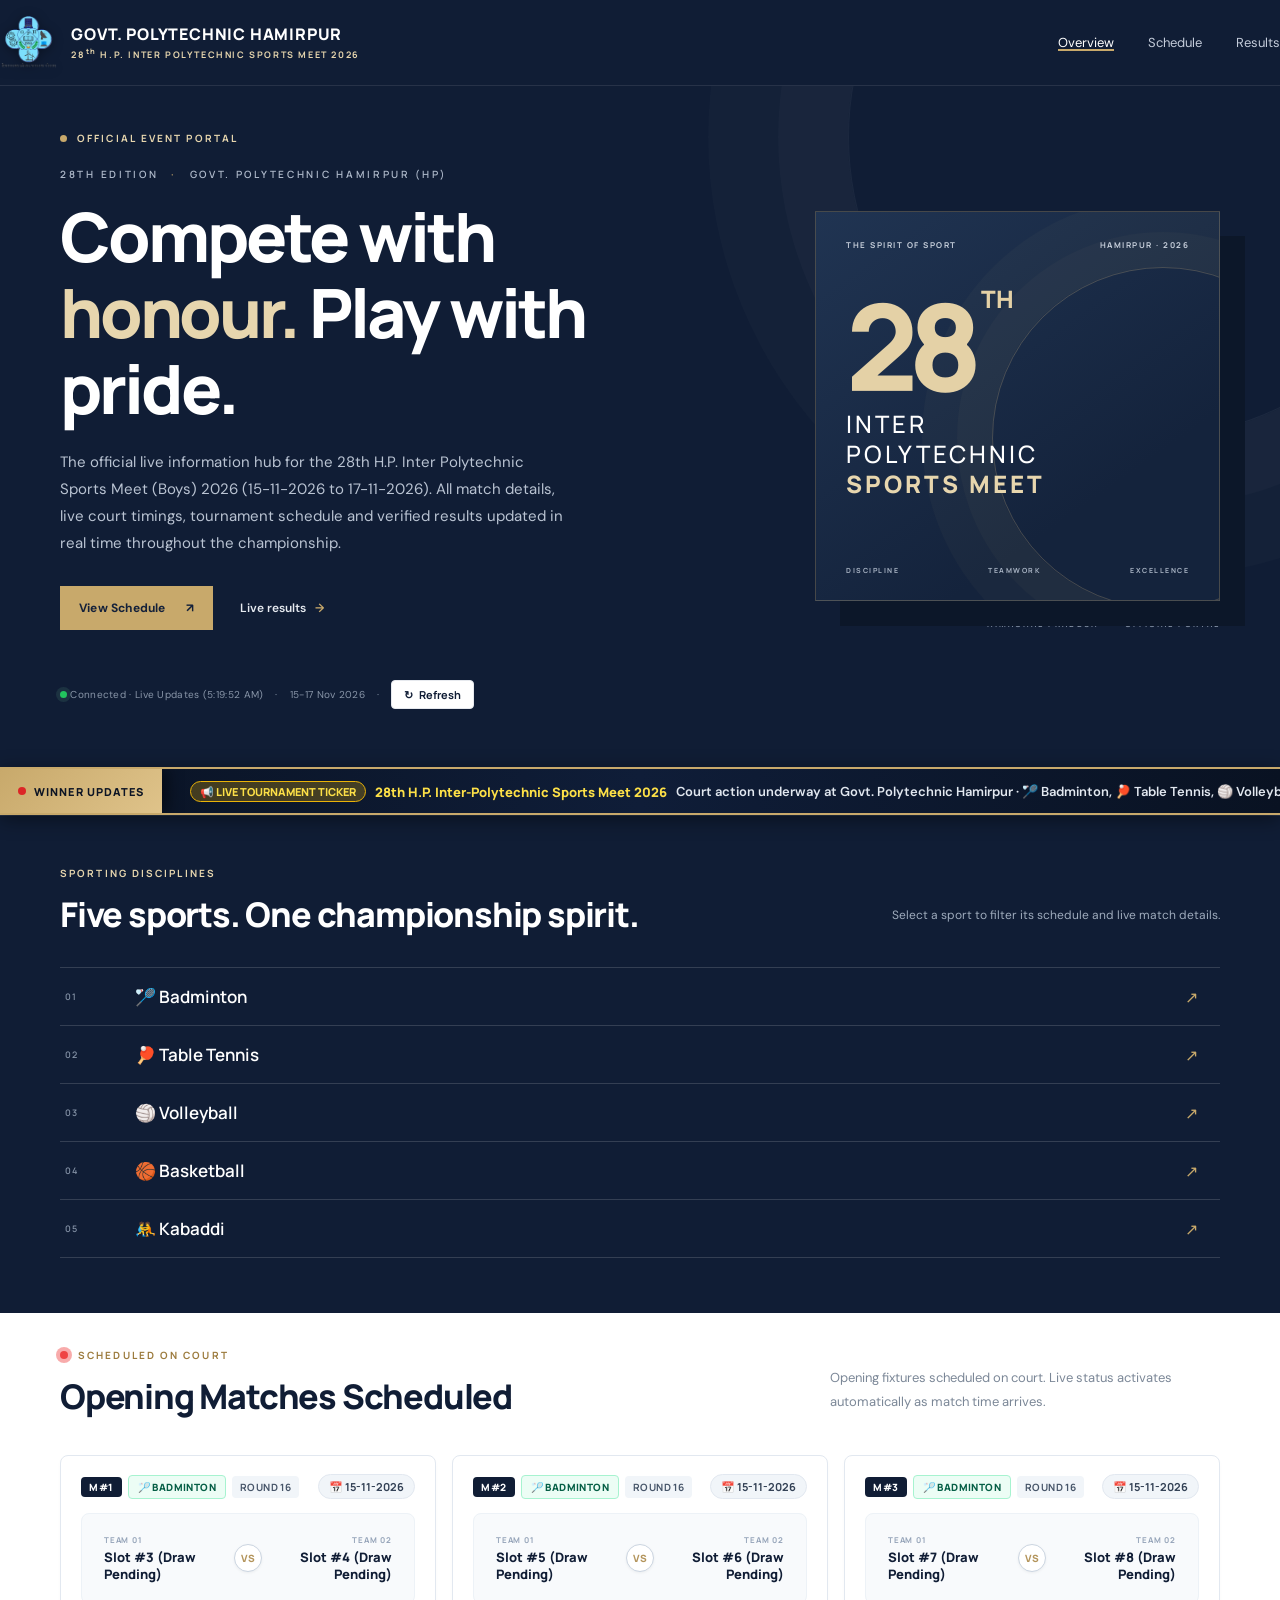
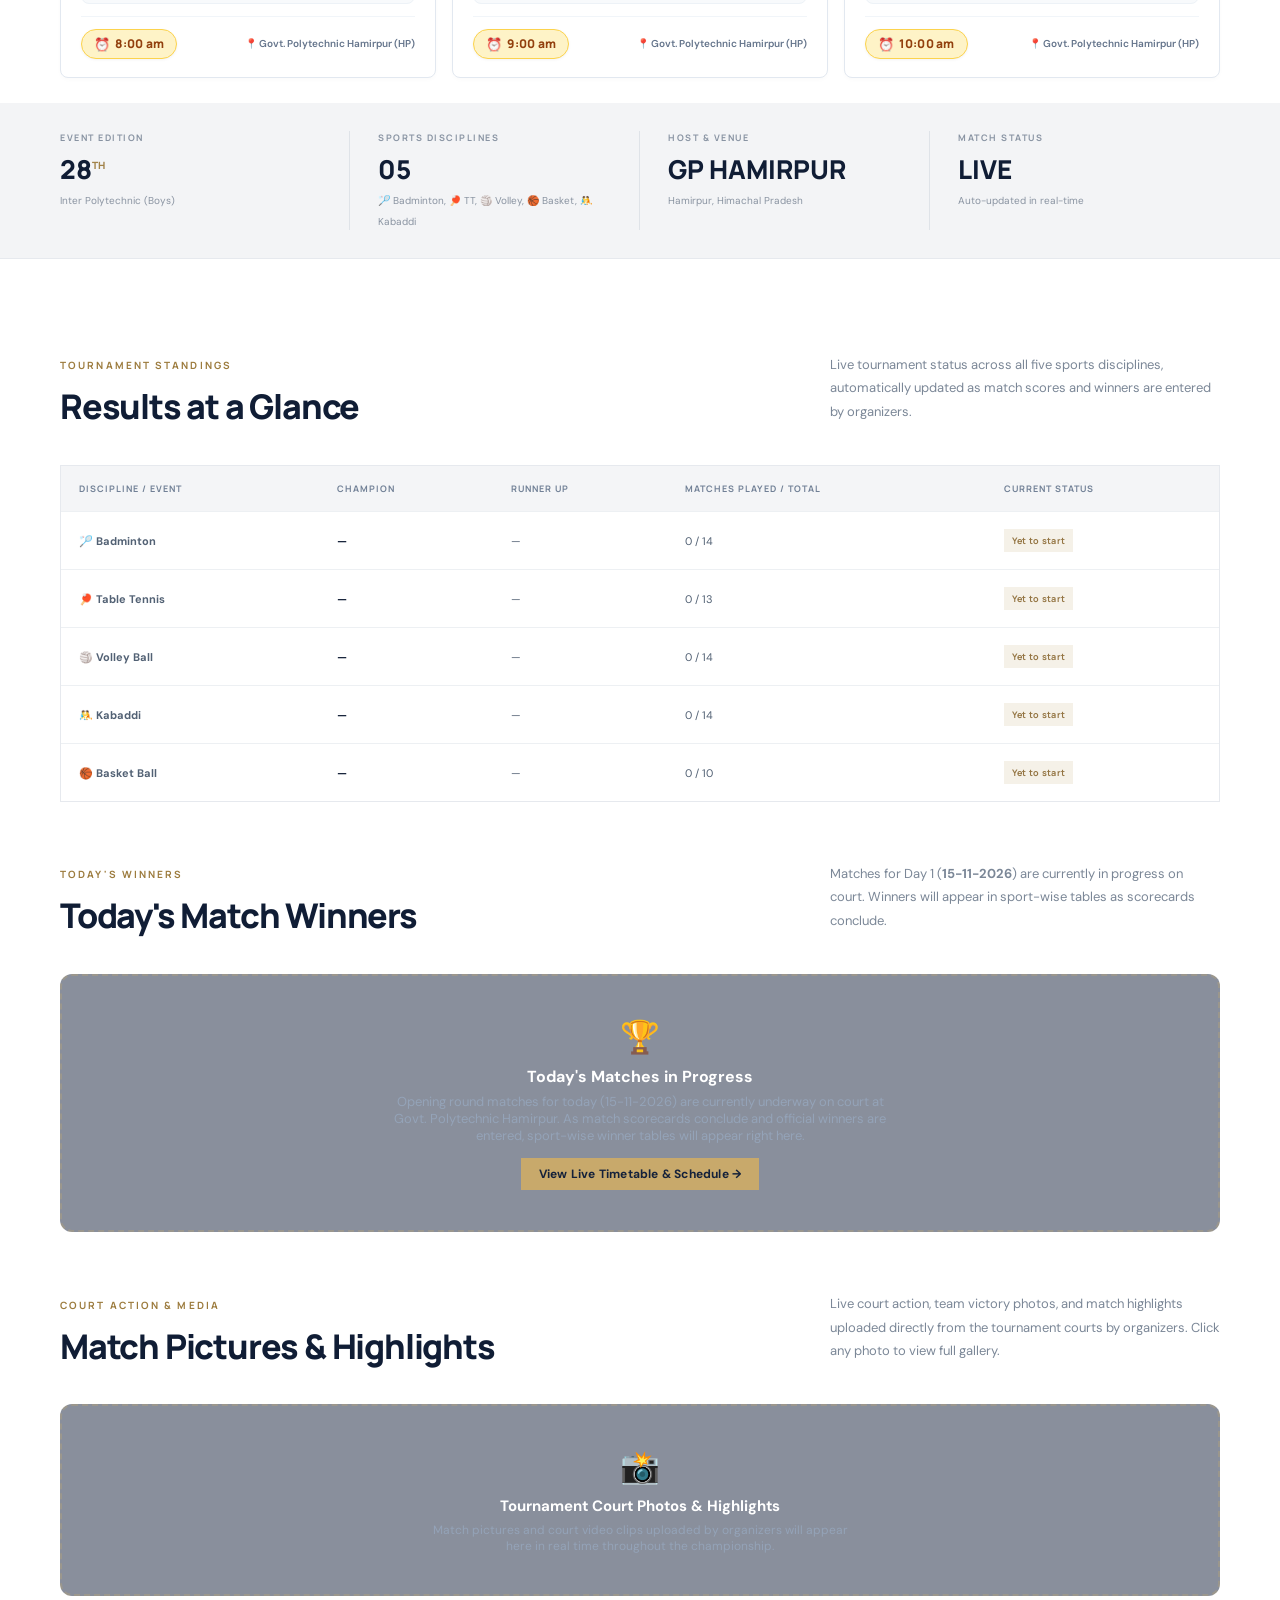
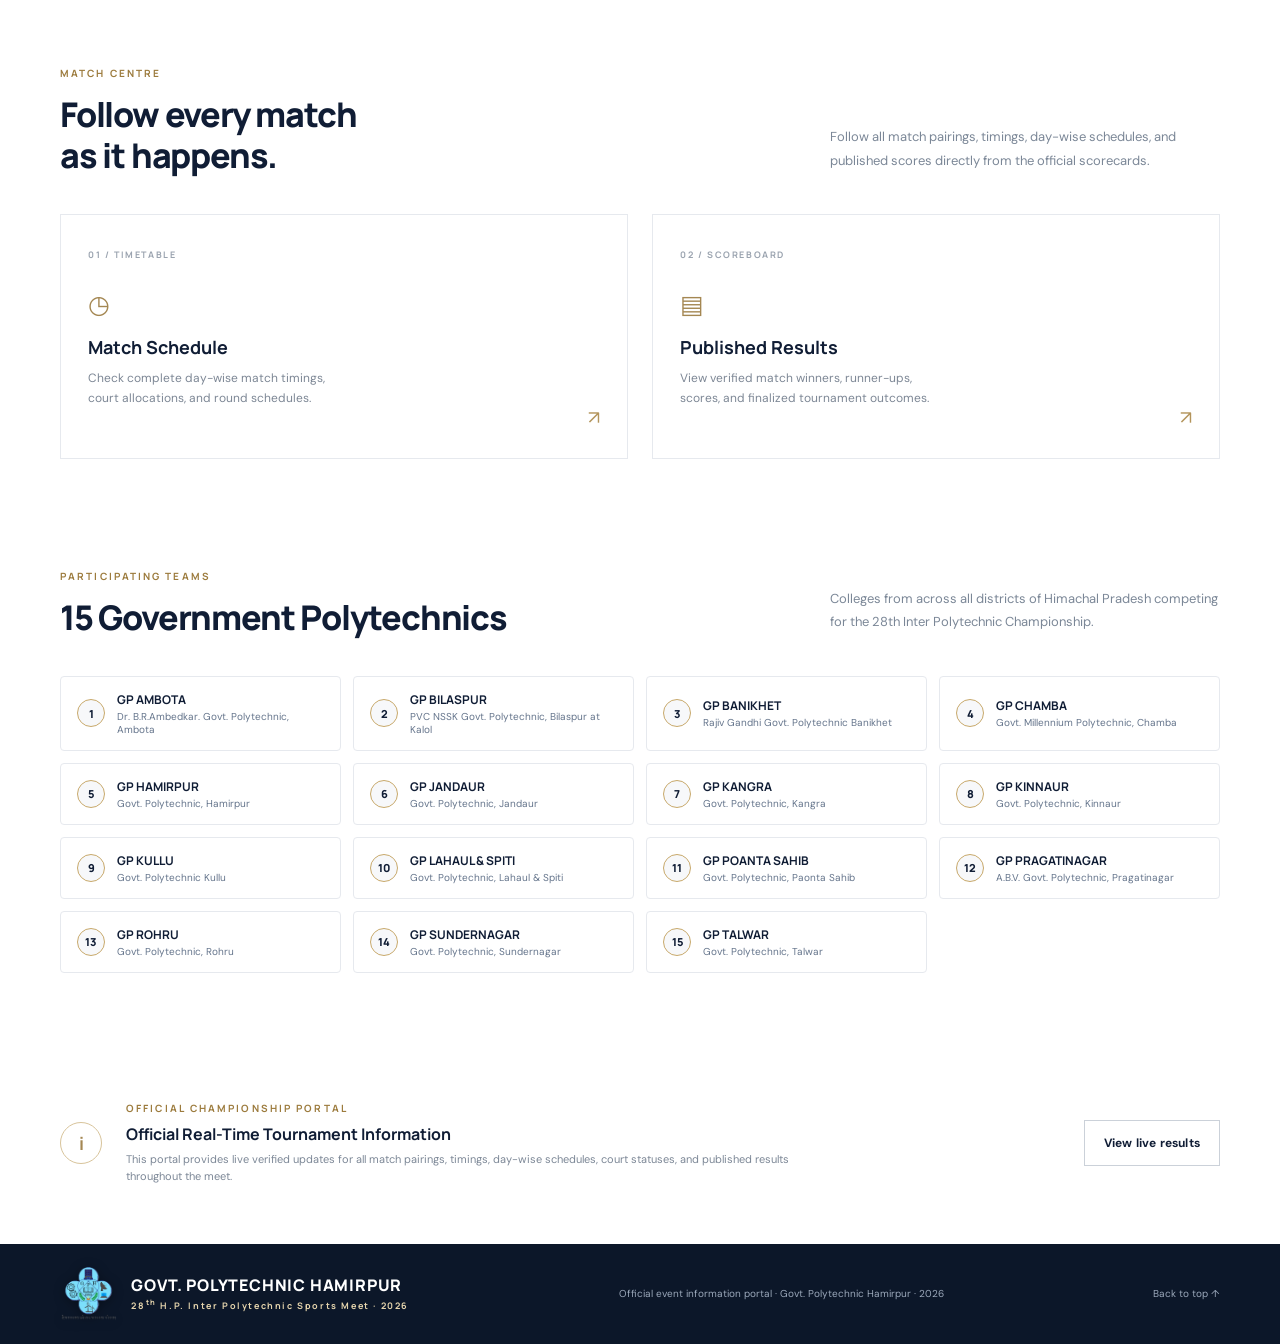
<file: index.html>
<!doctype html>
<html lang="en">

<head>
  <meta charset="utf-8">
  <meta name="viewport" content="width=device-width,initial-scale=1">
  <meta name="theme-color" content="#101d35">
  <meta name="description"
    content="Official live match details, fixtures, schedule and results for the 28th H.P. Inter Polytechnic Sports Meet (Boys) 2026.">
  <title>28th H.P. Inter Polytechnic Sports Meet 2026 | Govt. Polytechnic Hamirpur</title>
  <link rel="icon" type="image/png" href="LOGO1.png">
  <link rel="preconnect" href="https://fonts.googleapis.com">
  <link rel="preconnect" href="https://fonts.gstatic.com" crossorigin>
  <link
    href="https://fonts.googleapis.com/css2?family=DM+Sans:wght@400;500;600;700&family=Manrope:wght@400;500;600;700;800&display=swap"
    rel="stylesheet">
  <meta http-equiv="Cache-Control" content="no-cache, no-store, must-revalidate">
  <meta http-equiv="Pragma" content="no-cache">
  <meta http-equiv="Expires" content="0">
  <link rel="stylesheet" href="assets/css/style.css?v=20261115_livefix">
</head>

<body>
  <header class="site-header">
    <div class="container nav-wrap">
      <a class="brand" href="index.html">
        <img class="brand-logo" src="LOGO1.png" alt="Govt. Polytechnic Hamirpur Logo">
        <div class="brand-text">
          <span class="college-title">GOVT. POLYTECHNIC HAMIRPUR</span>
          <span class="event-subtitle">28<sup>th</sup> H.P. INTER POLYTECHNIC SPORTS MEET 2026</span>
        </div>
      </a>
      <button class="menu-toggle" aria-label="Toggle navigation" aria-expanded="false">☰</button>
      <nav class="nav-links">
        <a class="active" href="index.html">Overview</a>
        <a href="schedule.html">Schedule</a>
        <a href="results.html">Results</a>
      </nav>
    </div>
  </header>

  <main>
    <!-- Hero Section -->
    <section class="hero">
      <div class="container hero-grid">
        <div class="hero-copy">
          <div class="eyebrow"><span class="eyebrow-dot"></span> OFFICIAL EVENT PORTAL</div>
          <p class="edition">28TH EDITION <span>·</span> GOVT. POLYTECHNIC HAMIRPUR (HP)</p>
          <h1>Compete with<br><em>honour.</em> Play with pride.</h1>
          <p class="hero-text">The official live information hub for the 28th H.P. Inter Polytechnic Sports Meet (Boys)
            2026 (15-11-2026 to 17-11-2026). All match details, live court timings, tournament schedule and verified
            results updated in real time throughout the championship.</p>
          <div class="hero-actions">
            <a class="btn btn-gold" href="schedule.html">View Schedule <span>↗</span></a>
            <a class="text-link" href="results.html">Live results <span>→</span></a>
          </div>
          <div class="hero-meta">
            <span id="update-status"><i class="live-dot"></i> Official Live Match Centre</span>
            <span>·</span>
            <span>15-17 Nov 2026</span>
            <span>·</span>
            <button id="btn-refresh" class="refresh-btn" type="button" title="Refresh live match data">
              <span class="spin-icon">↻</span> Refresh
            </button>
          </div>
        </div>
        <div class="hero-visual">
          <div class="visual-frame">
            <div class="visual-top">
              <span>THE SPIRIT OF SPORT</span>
              <span>HAMIRPUR · 2026</span>
            </div>
            <div class="visual-number">28<span>TH</span></div>
            <div class="visual-title">INTER<br>POLYTECHNIC<br><b>SPORTS MEET</b></div>
            <div class="visual-bottom">
              <span>DISCIPLINE</span>
              <span>TEAMWORK</span>
              <span>EXCELLENCE</span>
            </div>
          </div>
          <div class="visual-caption">HIMACHAL PRADESH <span>—</span> OFFICIAL PORTAL</div>
        </div>
      </div>
    </section>

    <!-- Real-Time Moving Marquee Ticker: Winner Updates & Match Announcements -->
    <div class="winner-marquee-ticker" id="winner-marquee-ticker" aria-label="Live Winner Announcements">
      <div class="marquee-label">
        <span class="marquee-pulse-dot"></span>
        <span class="marquee-tag-text">WINNER UPDATES</span>
      </div>
      <div class="marquee-track-wrap">
        <div class="marquee-content" id="winner-marquee-content">
          <!-- Populated dynamically by app.js with live winner updates -->
        </div>
      </div>
    </div>

    <!-- Sporting Disciplines Band (Shifted right below the Hero Section) -->
    <section class="sports-band sports-band-top">
      <div class="container">
        <div class="band-heading">
          <div>
            <p class="eyebrow">SPORTING DISCIPLINES</p>
            <h2>Five sports. One championship spirit.</h2>
          </div>
          <p>Select a sport to filter its schedule and live match details.</p>
        </div>
        <div class="sports-list">
          <a href="schedule.html?sport=Badminton"><span>01</span>🏸 Badminton <b>↗</b></a>
          <a href="schedule.html?sport=Table%20Tennis"><span>02</span>🏓 Table Tennis <b>↗</b></a>
          <a href="schedule.html?sport=Volleyball"><span>03</span>🏐 Volleyball <b>↗</b></a>
          <a href="schedule.html?sport=Basketball"><span>04</span>🏀 Basketball <b>↗</b></a>
          <a href="schedule.html?sport=Kabaddi"><span>05</span>🤼 Kabaddi <b>↗</b></a>
        </div>
      </div>
    </section>

    <!-- Live Match Centre Section in Overview -->
    <section class="section container" id="live-matches-section" style="padding-top: 35px; padding-bottom: 25px;">
      <div class="section-heading">
        <div>
          <p class="eyebrow dark" id="live-section-eyebrow"><span class="pulse-dot"></span> LIVE MATCH CENTRE</p>
          <h2 id="live-section-title">Matches on Court</h2>
        </div>
        <p class="section-intro" id="live-section-desc">Active matches happening live on court according to the official
          tournament schedule. Live cards show in real time.</p>
      </div>
      <div class="interactive-cards-grid" id="live-matches-grid">
        <!-- Injected automatically by live match engine in app.js -->
      </div>
    </section>

    <!-- Quick Info Strip -->
    <section class="quick-strip">
      <div class="container quick-grid">
        <div>
          <span class="quick-label">EVENT EDITION</span>
          <strong>28<sup>TH</sup></strong>
          <small>Inter Polytechnic (Boys)</small>
        </div>
        <div>
          <span class="quick-label">SPORTS DISCIPLINES</span>
          <strong>05</strong>
          <small>🏸 Badminton, 🏓 TT, 🏐 Volley, 🏀 Basket, 🤼 Kabaddi</small>
        </div>
        <div>
          <span class="quick-label">HOST & VENUE</span>
          <strong>GP HAMIRPUR</strong>
          <small>Hamirpur, Himachal Pradesh</small>
        </div>
        <div>
          <span class="quick-label">MATCH STATUS</span>
          <strong>LIVE</strong>
          <small>Auto-updated in real-time</small>
        </div>
      </div>
    </section>

    <!-- Live Tournament Standings / Champions Section -->
    <section class="section container" style="padding-bottom: 50px;">
      <div class="section-heading">
        <div>
          <p class="eyebrow dark">TOURNAMENT STANDINGS</p>
          <h2>Results at a Glance</h2>
        </div>
        <p class="section-intro">Live tournament status across all five sports disciplines, automatically updated as
          match scores and winners are entered by organizers.</p>
      </div>

      <div class="table-wrap">
        <table>
          <thead>
            <tr>
              <th>DISCIPLINE / EVENT</th>
              <th>CHAMPION</th>
              <th>RUNNER UP</th>
              <th>MATCHES PLAYED / TOTAL</th>
              <th>CURRENT STATUS</th>
            </tr>
          </thead>
          <tbody id="champions-body">
            <!-- Populated dynamically by app.js -->
          </tbody>
        </table>
      </div>
    </section>

    <!-- Today's Match Winners Section (Sport-Wise Tables) -->
    <section class="section container" id="today-winners-section" style="padding-top: 10px; padding-bottom: 50px;">
      <div class="section-heading">
        <div>
          <p class="eyebrow dark">TODAY'S WINNERS</p>
          <h2 id="today-winners-title">Match Winners of the Day</h2>
        </div>
        <p class="section-intro" id="today-winners-desc">Official match winners and published results across all sporting disciplines for today grouped sport-wise. <a class="text-link" href="results.html" style="color:var(--navy);font-weight:700;display:inline-block;margin-left:6px">View full tournament results <span>→</span></a></p>
      </div>
      <div id="today-winners-tables-wrap">
        <!-- Populated dynamically by app.js with sport-wise tables -->
      </div>
    </section>

    <!-- Match Pictures & Court Highlights Section -->
    <section class="section container" id="match-highlights-section" style="padding-top: 10px; padding-bottom: 50px;">
      <div class="section-heading">
        <div>
          <p class="eyebrow dark">COURT ACTION & MEDIA</p>
          <h2>Match Pictures & Highlights</h2>
        </div>
        <p class="section-intro">Live court action, team victory photos, and match highlights uploaded directly from the tournament courts by organizers. Click any photo to view full gallery.</p>
      </div>
      <div class="highlights-media-grid" id="public-highlights-grid">
        <!-- Populated dynamically by app.js from match media -->
      </div>
    </section>

    <!-- Navigation feature cards -->
    <section class="section container" style="padding-top: 20px;">
      <div class="section-heading">
        <div>
          <p class="eyebrow dark">MATCH CENTRE</p>
          <h2>Follow every match<br>as it happens.</h2>
        </div>
        <p class="section-intro">Follow all match pairings, timings, day-wise schedules, and published scores directly
          from the official scorecards.</p>
      </div>
      <div class="feature-grid">
        <a class="feature-card" href="schedule.html">
          <span class="feature-index">01 / TIMETABLE</span>
          <div class="feature-icon">◷</div>
          <h3>Match Schedule</h3>
          <p>Check complete day-wise match timings, court allocations, and round schedules.</p>
          <span class="feature-arrow">↗</span>
        </a>
        <a class="feature-card" href="results.html">
          <span class="feature-index">02 / SCOREBOARD</span>
          <div class="feature-icon">▤</div>
          <h3>Published Results</h3>
          <p>View verified match winners, runner-ups, scores, and finalized tournament outcomes.</p>
          <span class="feature-arrow">↗</span>
        </a>
      </div>
    </section>

    <!-- Participating Institutes -->
    <section class="section container" style="padding-top: 10px; padding-bottom: 70px;">
      <div class="section-heading">
        <div>
          <p class="eyebrow dark">PARTICIPATING TEAMS</p>
          <h2>15 Government Polytechnics</h2>
        </div>
        <p class="section-intro">Colleges from across all districts of Himachal Pradesh competing for the 28th Inter
          Polytechnic Championship.</p>
      </div>
      <div class="institutes-grid" id="institutes-grid">
        <!-- Populated dynamically by app.js -->
      </div>
    </section>

    <!-- Notice Section -->
    <section class="notice-section container">
      <div class="notice-mark">i</div>
      <div>
        <p class="eyebrow dark">OFFICIAL CHAMPIONSHIP PORTAL</p>
        <h3>Official Real-Time Tournament Information</h3>
        <p>This portal provides live verified updates for all match pairings, timings, day-wise schedules, court
          statuses, and published results throughout the meet.</p>
      </div>
      <a class="btn btn-outline" href="results.html">View live results</a>
    </section>
  </main>

  <footer class="site-footer">
    <div class="container footer-inner">
      <a class="brand footer-brand" href="index.html">
        <img class="brand-logo" src="LOGO1.png" alt="Govt. Polytechnic Hamirpur Logo">
        <div class="brand-text">
          <span class="college-title">GOVT. POLYTECHNIC HAMIRPUR</span>
          <span class="event-subtitle">28<sup>th</sup> H.P. Inter Polytechnic Sports Meet · 2026</span>
        </div>
      </a>
      <p>Official event information portal · Govt. Polytechnic Hamirpur · 2026</p>
      <span class="footer-top"><a href="#">Back to top ↑</a></span>
    </div>
  </footer>

  <script src="assets/js/admin-db.js?v=20261115_livefix"></script>
  <script src="assets/js/sheets.js?v=20261115_livefix"></script>
  <script src="assets/js/app.js?v=20261115_livefix"></script>
</body>

</html>
</file>
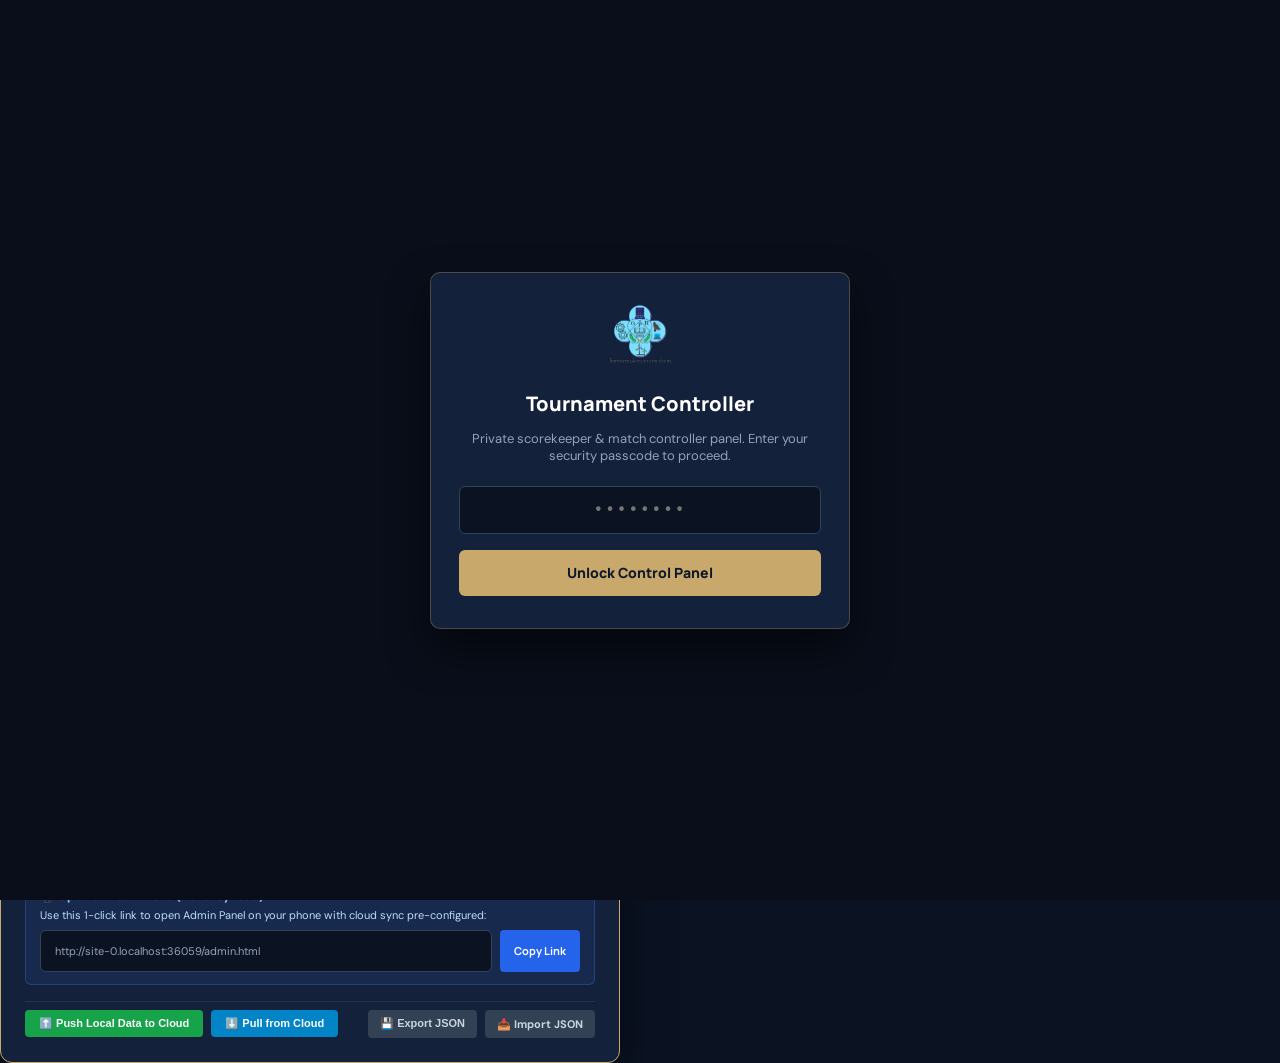
<file: admin.html>
<!doctype html>
<html lang="en">
<head>
  <meta charset="utf-8">
  <meta name="viewport" content="width=device-width,initial-scale=1">
  <meta name="robots" content="noindex,nofollow">
  <title>Admin Match Controller | 28th H.P. Inter Polytechnic Sports Meet 2026</title>
  <link rel="icon" type="image/png" href="LOGO1.png">
  <link rel="preconnect" href="https://fonts.googleapis.com">
  <link rel="preconnect" href="https://fonts.gstatic.com" crossorigin>
  <link href="https://fonts.googleapis.com/css2?family=DM+Sans:wght@400;500;600;700&family=Manrope:wght@400;600;700;800&display=swap" rel="stylesheet">
  <link rel="stylesheet" href="assets/css/style.css">
  <style>
    /* Admin Specific Styling */
    body.admin-body {
      background: #0b1323;
      color: #e2e8f0;
      min-height: 100vh;
      font-family: 'DM Sans', sans-serif;
    }
    .admin-header {
      background: #101d35;
      border-bottom: 1px solid rgba(255,255,255,0.1);
      padding: 16px 0;
      position: sticky;
      top: 0;
      z-index: 100;
    }
    .admin-nav-wrap {
      display: flex;
      align-items: center;
      justify-content: space-between;
      gap: 16px;
      flex-wrap: wrap;
    }
    .admin-brand {
      display: flex;
      align-items: center;
      gap: 12px;
      color: #fff;
    }
    .admin-brand img {
      height: 44px;
      width: auto;
    }
    .admin-brand h1 {
      font: 800 16px Manrope, sans-serif;
      margin: 0;
      letter-spacing: .5px;
      color: #fff;
    }
    .admin-brand small {
      color: var(--gold-light);
      font-size: 11px;
      font-weight: 600;
      display: block;
    }
    .admin-quick-stats {
      display: flex;
      align-items: center;
      gap: 12px;
    }
    .admin-stat-pill {
      background: rgba(255,255,255,0.06);
      border: 1px solid rgba(255,255,255,0.12);
      border-radius: 20px;
      padding: 5px 12px;
      font: 700 11px Manrope, sans-serif;
      display: inline-flex;
      align-items: center;
      gap: 6px;
    }
    .admin-stat-pill.live {
      background: rgba(239, 68, 68, 0.15);
      border-color: #ef4444;
      color: #fca5a5;
    }
    .admin-stat-pill.delayed {
      background: rgba(234, 179, 8, 0.15);
      border-color: #eab308;
      color: #fde047;
    }
    .admin-stat-pill.completed {
      background: rgba(34, 197, 94, 0.15);
      border-color: #22c55e;
      color: #86efac;
    }
    .admin-auth-gate {
      position: fixed;
      inset: 0;
      background: #090e1a;
      z-index: 1000;
      display: grid;
      place-items: center;
      padding: 20px;
    }
    .admin-auth-box {
      width: min(100%, 420px);
      background: #14213a;
      border: 1px solid rgba(200, 169, 107, 0.3);
      border-radius: 10px;
      padding: 32px 28px;
      box-shadow: 0 20px 40px rgba(0,0,0,0.5);
      text-align: center;
    }
    .admin-auth-box h2 {
      font: 800 20px Manrope, sans-serif;
      color: #fff;
      margin: 12px 0 6px;
    }
    .admin-auth-box p {
      color: #94a3b8;
      font-size: 13px;
      margin-bottom: 22px;
    }
    .admin-auth-box input {
      width: 100%;
      height: 48px;
      background: #0b1323;
      border: 1.5px solid #334155;
      border-radius: 6px;
      padding: 0 16px;
      color: #fff;
      font: 700 16px monospace;
      letter-spacing: 2px;
      text-align: center;
      outline: none;
      margin-bottom: 16px;
    }
    .admin-auth-box input:focus {
      border-color: var(--gold);
    }
    .admin-auth-box button {
      width: 100%;
      height: 46px;
      background: var(--gold);
      color: #0f172a;
      font: 800 14px Manrope, sans-serif;
      border: none;
      border-radius: 6px;
      cursor: pointer;
      transition: all .2s;
    }
    .admin-auth-box button:hover {
      background: #e4d1a6;
    }

    /* Admin Container & Toolbar */
    .admin-container {
      width: min(1200px, calc(100% - 36px));
      margin: 30px auto 60px;
    }
    .admin-sport-tabs {
      display: flex;
      gap: 8px;
      overflow-x: auto;
      padding-bottom: 12px;
      border-bottom: 1px solid rgba(255,255,255,0.1);
      margin-bottom: 24px;
    }
    .admin-tab-btn {
      background: #14213a;
      border: 1px solid rgba(255,255,255,0.12);
      color: #94a3b8;
      padding: 10px 18px;
      border-radius: 6px;
      font: 700 13px Manrope, sans-serif;
      cursor: pointer;
      white-space: nowrap;
      transition: all .2s;
    }
    .admin-tab-btn:hover {
      background: #1b2e50;
      color: #fff;
    }
    .admin-tab-btn.active {
      background: var(--gold);
      color: #0b1323;
      border-color: var(--gold);
      font-weight: 800;
    }
    .admin-controls-row {
      display: flex;
      align-items: center;
      justify-content: space-between;
      gap: 16px;
      flex-wrap: wrap;
      margin-bottom: 24px;
    }
    .admin-search-input {
      background: #14213a;
      border: 1px solid rgba(255,255,255,0.15);
      border-radius: 6px;
      height: 42px;
      padding: 0 14px;
      color: #fff;
      font: 13px 'DM Sans', sans-serif;
      min-width: 280px;
    }
    .admin-filter-select {
      background: #14213a;
      border: 1px solid rgba(255,255,255,0.15);
      border-radius: 6px;
      height: 42px;
      padding: 0 14px;
      color: #fff;
      font: 13px 'DM Sans', sans-serif;
    }

    /* Admin Match Cards List */
    .admin-matches-grid {
      display: grid;
      grid-template-columns: repeat(auto-fill, minmax(360px, 1fr));
      gap: 18px;
    }
    .admin-match-card {
      background: #14213a;
      border: 1px solid rgba(255,255,255,0.12);
      border-radius: 8px;
      padding: 18px;
      display: flex;
      flex-direction: column;
      gap: 12px;
      position: relative;
      transition: all .2s;
    }
    .admin-match-card:hover {
      border-color: var(--gold);
      box-shadow: 0 8px 20px rgba(0,0,0,0.3);
    }
    .admin-match-card.is-live-override {
      border-color: #ef4444;
      background: linear-gradient(180deg, rgba(239, 68, 68, 0.1) 0%, #14213a 100%);
    }
    .admin-match-card.is-delayed-override {
      border-color: #eab308;
      background: linear-gradient(180deg, rgba(234, 179, 8, 0.1) 0%, #14213a 100%);
    }
    .admin-match-card.is-completed-override {
      border-color: #22c55e;
      background: linear-gradient(180deg, rgba(34, 197, 94, 0.1) 0%, #14213a 100%);
    }

    .admin-card-head {
      display: flex;
      justify-content: space-between;
      align-items: center;
      gap: 8px;
    }
    .admin-card-teams {
      background: #0b1323;
      border: 1px solid rgba(255,255,255,0.08);
      border-radius: 6px;
      padding: 12px;
      display: grid;
      grid-template-columns: 1fr 28px 1fr;
      align-items: center;
      gap: 8px;
    }
    .admin-team-item {
      display: flex;
      flex-direction: column;
    }
    .admin-team-item.team-2 {
      text-align: right;
    }
    .admin-team-item strong {
      font: 700 13px Manrope, sans-serif;
      color: #fff;
    }
    .admin-team-item small {
      color: #94a3b8;
      font-size: 10px;
    }
    .admin-card-score-box {
      background: rgba(200, 169, 107, 0.15);
      border: 1px solid rgba(200, 169, 107, 0.3);
      padding: 6px 10px;
      border-radius: 4px;
      font: 800 13px Manrope, sans-serif;
      color: var(--gold-light);
      display: flex;
      justify-content: space-between;
      align-items: center;
    }
    .admin-media-badge {
      display: inline-flex;
      align-items: center;
      gap: 5px;
      background: rgba(59, 130, 246, 0.15);
      border: 1px solid #3b82f6;
      color: #93c5fd;
      padding: 3px 8px;
      border-radius: 4px;
      font: 700 11px Manrope, sans-serif;
    }
    .admin-edit-btn {
      width: 100%;
      height: 38px;
      background: #1e3a5f;
      color: #fff;
      font: 700 12px Manrope, sans-serif;
      border: 1px solid rgba(255,255,255,0.15);
      border-radius: 6px;
      cursor: pointer;
      display: flex;
      align-items: center;
      justify-content: center;
      gap: 6px;
      transition: all .2s;
      margin-top: auto;
    }
    .admin-edit-btn:hover {
      background: var(--gold);
      color: #0b1323;
      border-color: var(--gold);
    }

    /* Modal Sheet Controller */
    .admin-modal-overlay {
      position: fixed;
      inset: 0;
      background: rgba(0,0,0,0.75);
      backdrop-filter: blur(4px);
      z-index: 1000;
      display: none;
      place-items: center;
      padding: 20px;
      overflow-y: auto;
    }
    .admin-modal-overlay.active {
      display: grid;
    }
    .admin-modal-window {
      background: #14213a;
      border: 1px solid var(--gold);
      border-radius: 12px;
      width: min(100%, 640px);
      max-height: 90vh;
      overflow-y: auto;
      padding: 24px;
      display: flex;
      flex-direction: column;
      gap: 20px;
      box-shadow: 0 25px 50px rgba(0,0,0,0.6);
    }
    .modal-head {
      display: flex;
      justify-content: space-between;
      align-items: center;
      border-bottom: 1px solid rgba(255,255,255,0.1);
      padding-bottom: 12px;
    }
    .modal-head h3 {
      margin: 0;
      font: 800 18px Manrope, sans-serif;
      color: #fff;
    }
    .modal-close-btn {
      background: none;
      border: none;
      color: #94a3b8;
      font-size: 24px;
      cursor: pointer;
    }
    .form-group {
      display: flex;
      flex-direction: column;
      gap: 6px;
    }
    .form-group label {
      font: 700 11px Manrope, sans-serif;
      color: var(--gold-light);
      letter-spacing: .5px;
      text-transform: uppercase;
    }
    .form-row-2 {
      display: grid;
      grid-template-columns: 1fr 1fr;
      gap: 14px;
    }
    .form-input {
      background: #0b1323;
      border: 1px solid #334155;
      border-radius: 6px;
      height: 42px;
      padding: 0 14px;
      color: #fff;
      font: 13px 'DM Sans', sans-serif;
      outline: none;
    }
    .form-input:focus {
      border-color: var(--gold);
    }
    .status-radios {
      display: grid;
      grid-template-columns: repeat(4, 1fr);
      gap: 8px;
    }
    .status-radio-label {
      background: #0b1323;
      border: 1px solid #334155;
      border-radius: 6px;
      padding: 10px 8px;
      text-align: center;
      cursor: pointer;
      font: 700 11px Manrope, sans-serif;
      color: #94a3b8;
      transition: all .2s;
    }
    .status-radio-label input {
      display: none;
    }
    .status-radio-label.selected-live {
      background: rgba(239, 68, 68, 0.2);
      border-color: #ef4444;
      color: #fca5a5;
    }
    .status-radio-label.selected-delay {
      background: rgba(234, 179, 8, 0.2);
      border-color: #eab308;
      color: #fde047;
    }
    .status-radio-label.selected-end {
      background: rgba(34, 197, 94, 0.2);
      border-color: #22c55e;
      color: #86efac;
    }
    .status-radio-label.selected-sched {
      background: rgba(59, 130, 246, 0.2);
      border-color: #3b82f6;
      color: #93c5fd;
    }

    /* Media Uploader */
    .media-upload-area {
      border: 2px dashed #334155;
      border-radius: 8px;
      padding: 18px;
      text-align: center;
      background: #0b1323;
      cursor: pointer;
    }
    .media-upload-area:hover {
      border-color: var(--gold);
    }
    .media-thumbs-grid {
      display: grid;
      grid-template-columns: repeat(auto-fill, minmax(90px, 1fr));
      gap: 10px;
      margin-top: 10px;
    }
    .media-thumb-item {
      position: relative;
      border-radius: 6px;
      overflow: hidden;
      aspect-ratio: 1;
      background: #000;
      border: 1px solid rgba(255,255,255,0.1);
    }
    .media-thumb-item img, .media-thumb-item video {
      width: 100%;
      height: 100%;
      object-fit: cover;
    }
    .media-remove-btn {
      position: absolute;
      top: 4px;
      right: 4px;
      background: rgba(239, 68, 68, 0.85);
      color: #fff;
      border: none;
      border-radius: 50%;
      width: 20px;
      height: 20px;
      font-size: 11px;
      cursor: pointer;
      display: grid;
      place-items: center;
    }

    .modal-foot {
      display: flex;
      justify-content: space-between;
      gap: 12px;
      border-top: 1px solid rgba(255,255,255,0.1);
      padding-top: 16px;
    }
    .btn-save-modal {
      background: #22c55e;
      color: #fff;
      font: 800 13px Manrope, sans-serif;
      padding: 10px 24px;
      border-radius: 6px;
      border: none;
      cursor: pointer;
    }
    .btn-reset-modal {
      background: #ef4444;
      color: #fff;
      font: 700 12px Manrope, sans-serif;
      padding: 10px 16px;
      border-radius: 6px;
      border: none;
      cursor: pointer;
    }
    .btn-cancel-modal {
      background: #334155;
      color: #fff;
      font: 700 12px Manrope, sans-serif;
      padding: 10px 18px;
      border-radius: 6px;
      border: none;
      cursor: pointer;
    }
  </style>
</head>
<body class="admin-body">

<!-- Passcode Gate (Private Access Only) -->
<div class="admin-auth-gate" id="auth-gate">
  <div class="admin-auth-box">
    <img src="LOGO1.png" alt="Logo" style="height: 60px; margin-bottom: 8px;">
    <h2>Tournament Controller</h2>
    <p>Private scorekeeper & match controller panel. Enter your security passcode to proceed.</p>
    <input type="password" id="admin-passcode-input" placeholder="••••••••" autocomplete="current-password">
    <button type="button" id="btn-admin-login">Unlock Control Panel</button>
    <div id="auth-error-msg" style="color:#ef4444;font-size:12px;margin-top:12px;display:none;">Incorrect passcode. Try again.</div>
  </div>
</div>

<!-- Admin Main Interface -->
<header class="admin-header">
  <div class="admin-container admin-nav-wrap">
    <div class="admin-brand">
      <img src="LOGO1.png" alt="Logo">
      <div>
        <h1>MATCH CONTROLLER · ADMIN</h1>
        <small>28th H.P. Inter Polytechnic Sports Meet 2026</small>
      </div>
    </div>
    <div class="admin-quick-stats">
      <span class="admin-stat-pill live" id="stat-live-count">🔴 0 Live</span>
      <span class="admin-stat-pill delayed" id="stat-delayed-count">⏱️ 0 Delayed</span>
      <span class="admin-stat-pill completed" id="stat-completed-count">✓ 0 Concluded</span>
      <button type="button" id="btn-cloud-sync" style="background:#1e3a8a;color:#93c5fd;border:1px solid #3b82f6;padding:6px 12px;border-radius:4px;font-size:11px;font-weight:700;cursor:pointer;display:inline-flex;align-items:center;gap:6px;">
        <span id="cloud-sync-dot" style="display:inline-block;width:8px;height:8px;border-radius:50%;background:#eab308;"></span>
        <span id="cloud-sync-status-text">Cloud Sync</span>
      </button>
      <button type="button" id="btn-admin-logout" style="background:#334155;color:#fff;border:none;padding:6px 12px;border-radius:4px;font-size:11px;font-weight:700;cursor:pointer;">Lock Panel</button>
    </div>
  </div>
</header>

<main class="admin-container">
  <!-- Sport Selection Tabs -->
  <div class="admin-sport-tabs" id="admin-sport-tabs">
    <button class="admin-tab-btn active" data-sport="Badminton">🏸 Badminton</button>
    <button class="admin-tab-btn" data-sport="Table Tennis">🏓 Table Tennis</button>
    <button class="admin-tab-btn" data-sport="Volleyball">🏐 Volleyball</button>
    <button class="admin-tab-btn" data-sport="Basketball">🏀 Basketball</button>
    <button class="admin-tab-btn" data-sport="Kabaddi">🤼 Kabaddi</button>
  </div>

  <!-- Search & Filter Controls -->
  <div class="admin-controls-row">
    <input type="search" class="admin-search-input" id="admin-search" placeholder="Search match #, college, or round...">
    <div style="display:flex;gap:10px;align-items:center;">
      <select class="admin-filter-select" id="admin-status-filter">
        <option value="all">All Match Statuses</option>
        <option value="live">🔴 Live Now Only</option>
        <option value="delayed">⏱️ Delayed Only</option>
        <option value="completed">🏆 Completed Only</option>
        <option value="upcoming">⏰ Scheduled Only</option>
      </select>
      <button type="button" id="btn-backup-data" style="background:#1e3a5f;color:var(--gold-light);border:1px solid rgba(200,169,107,0.4);border-radius:6px;height:42px;padding:0 14px;font:700 12px Manrope,sans-serif;cursor:pointer;">
        📥 Backup Data
      </button>
    </div>
  </div>

  <!-- Matches Grid -->
  <div class="admin-matches-grid" id="admin-matches-grid">
    <!-- Populated dynamically by admin.js -->
  </div>
</main>

<!-- Match Controller Modal Editor -->
<div class="admin-modal-overlay" id="edit-modal">
  <div class="admin-modal-window">
    <div class="modal-head">
      <div>
        <span class="match-pill-id" id="modal-match-id">M#1</span>
        <h3 id="modal-sport-title" style="display:inline-block;margin-left:8px;">Badminton — Round 16</h3>
      </div>
      <button class="modal-close-btn" id="btn-close-modal">&times;</button>
    </div>

    <!-- Match Status Controller -->
    <div class="form-group">
      <label>Match Live Status</label>
      <div class="status-radios">
        <label class="status-radio-label" id="lbl-status-sched">
          <input type="radio" name="match_status" value="UPCOMING">
          ⏰ Scheduled
        </label>
        <label class="status-radio-label" id="lbl-status-live">
          <input type="radio" name="match_status" value="LIVE">
          🔴 LIVE NOW
        </label>
        <label class="status-radio-label" id="lbl-status-delayed">
          <input type="radio" name="match_status" value="DELAYED">
          ⏱️ Delayed
        </label>
        <label class="status-radio-label" id="lbl-status-ended">
          <input type="radio" name="match_status" value="COMPLETED">
          🏆 Concluded
        </label>
      </div>
    </div>

    <!-- Delay Reason (shown when status is DELAYED) -->
    <div class="form-group" id="delay-note-wrap" style="display:none;">
      <label>Delay Notice / Rescheduled Time</label>
      <input type="text" class="form-input" id="input-delay-note" placeholder="e.g. Delayed by 25 mins due to court drying">
    </div>

    <!-- Scorekeeper Inputs -->
    <div class="form-group">
      <label>Live Score / Points</label>
      <div class="form-row-2">
        <div>
          <span style="font-size:11px;color:#94a3b8;display:block;margin-bottom:4px;" id="lbl-team-1-name">TEAM 1</span>
          <input type="text" class="form-input" id="input-score-team-1" placeholder="Score (e.g. 21)">
        </div>
        <div>
          <span style="font-size:11px;color:#94a3b8;display:block;margin-bottom:4px;" id="lbl-team-2-name">TEAM 2</span>
          <input type="text" class="form-input" id="input-score-team-2" placeholder="Score (e.g. 19)">
        </div>
      </div>
      <div style="margin-top:8px;">
        <span style="font-size:11px;color:#94a3b8;display:block;margin-bottom:4px;">Set / Period Summary</span>
        <input type="text" class="form-input" id="input-score-summary" placeholder="e.g. Set 1: 21-18, Set 2: 21-19">
      </div>
    </div>

    <!-- Winner & Runner-Up Selection -->
    <div class="form-group">
      <label>Official Match Winner</label>
      <div style="display:flex;gap:8px;margin-bottom:8px;">
        <button type="button" id="btn-pick-winner-1" style="flex:1;background:#1e3a5f;color:#fff;border:1px solid #3b82f6;border-radius:4px;padding:8px;font:700 11px Manrope,sans-serif;cursor:pointer;">
          👑 Team 1 Won
        </button>
        <button type="button" id="btn-pick-winner-2" style="flex:1;background:#1e3a5f;color:#fff;border:1px solid #3b82f6;border-radius:4px;padding:8px;font:700 11px Manrope,sans-serif;cursor:pointer;">
          👑 Team 2 Won
        </button>
      </div>
      <input type="text" class="form-input" id="input-winner" placeholder="Winner Team Name">
    </div>

    <div class="form-group">
      <label>Runner-Up Team</label>
      <input type="text" class="form-input" id="input-runner-up" placeholder="Runner-Up Team Name">
    </div>

    <!-- Match Media Uploader (Photos & Videos) -->
    <div class="form-group">
      <label>Match Photos & Videos</label>
      <div class="media-upload-area" id="drop-media-area">
        <p style="margin:0 0 6px;color:#94a3b8;font-size:13px;">📸 Click or drag match photos / video clips to attach</p>
        <input type="file" id="media-file-input" accept="image/*,video/*" multiple style="display:none;">
        <button type="button" id="btn-browse-media" style="background:#1e3a5f;color:#fff;border:1px solid rgba(255,255,255,0.2);padding:6px 14px;border-radius:4px;font-size:11px;font-weight:700;cursor:pointer;">
          Upload Photos / Videos
        </button>
      </div>

      <div style="margin-top:10px;">
        <span style="font-size:11px;color:#94a3b8;display:block;margin-bottom:4px;">Or Add Photo URL (Direct Link / Cloudinary / Drive Image)</span>
        <div style="display:flex;gap:8px;">
          <input type="url" class="form-input" id="input-photo-url" placeholder="https://..." style="flex:1;">
          <button type="button" id="btn-add-photo-url" style="background:#22c55e;color:#fff;border:none;border-radius:4px;padding:0 14px;font:700 12px Manrope,sans-serif;cursor:pointer;">Add Photo</button>
        </div>
      </div>

      <div style="margin-top:10px;">
        <span style="font-size:11px;color:#94a3b8;display:block;margin-bottom:4px;">Or Add External Video Link (YouTube / Drive MP4)</span>
        <div style="display:flex;gap:8px;">
          <input type="url" class="form-input" id="input-video-url" placeholder="https://..." style="flex:1;">
          <button type="button" id="btn-add-video-url" style="background:var(--gold);color:#0b1323;border:none;border-radius:4px;padding:0 14px;font:700 12px Manrope,sans-serif;cursor:pointer;">Add Video</button>
        </div>
      </div>

      <!-- Thumbnails -->
      <div class="media-thumbs-grid" id="modal-media-thumbs">
        <!-- Rendered dynamically -->
      </div>
    </div>

    <div class="modal-foot">
      <button type="button" class="btn-reset-modal" id="btn-reset-match" title="Remove all admin overrides for this match">Reset to Sheet</button>
      <div style="display:flex;gap:8px;">
        <button type="button" class="btn-cancel-modal" id="btn-cancel-modal">Cancel</button>
        <button type="button" class="btn-save-modal" id="btn-save-match">💾 Save Match</button>
      </div>
    </div>
  </div>
</div>

<!-- Multi-Device Cloud Sync Modal -->
<div class="admin-modal" id="cloud-sync-modal">
  <div class="admin-modal-window" style="max-width:620px;">
    <div class="admin-modal-head">
      <div>
        <h2 style="font-size:17px;margin:0 0 4px 0;">☁️ Multi-Device Cloud Sync</h2>
        <small style="color:var(--gold-light);font-size:12px;">Broadcast scores, live status, and winners to ALL phones & PCs instantly</small>
      </div>
      <button type="button" class="btn-modal-close" id="btn-close-cloud-modal" aria-label="Close">&times;</button>
    </div>

    <div class="admin-modal-body" style="display:flex;flex-direction:column;gap:16px;">
      <!-- Status Box -->
      <div id="cloud-sync-status-box" style="padding:12px 14px;border-radius:6px;background:rgba(234,179,8,0.12);border:1px solid #eab308;color:#fef08a;font-size:13px;display:flex;align-items:center;gap:10px;">
        <span style="font-size:20px;">⚠️</span>
        <div style="flex:1;">
          <strong id="cloud-sync-banner-title" style="display:block;margin-bottom:2px;">Currently in Local-Only Mode</strong>
          <span id="cloud-sync-banner-desc" style="font-size:12px;opacity:0.9;">Your updates are only saved in this browser. Connect your free Google Sheet Web App below so every phone & device sees updates live!</span>
        </div>
      </div>

      <!-- Turnkey Setup Instructions -->
      <div style="background:rgba(255,255,255,0.04);border:1px solid rgba(255,255,255,0.1);border-radius:6px;padding:14px 16px;">
        <strong style="color:#fff;font-size:13px;display:block;margin-bottom:8px;">Easy 1-Minute Setup via Google Sheet:</strong>
        <ol style="margin:0 0 12px 18px;padding:0;color:#cbd5e1;font-size:12px;line-height:1.6;">
          <li>Open your Google Sheet: <a href="https://docs.google.com/spreadsheets/d/1y0masQaA-ulnkQshPy7_Rno8837PkYcN/edit" target="_blank" style="color:var(--gold-light);font-weight:700;">Open Sheet ↗</a></li>
          <li>Click <strong>Extensions &gt; Apps Script</strong> and paste the 15-line script below.</li>
          <li>Click <strong>Deploy &gt; New deployment &gt; Web app</strong> (Set <em>Who has access</em> to <strong>Anyone</strong>).</li>
          <li>Copy the generated Web App URL and paste it below!</li>
        </ol>
        <button type="button" id="btn-copy-apps-script" style="background:#334155;color:#fff;border:1px solid #64748b;padding:6px 14px;border-radius:4px;font-size:11px;font-weight:700;cursor:pointer;">📋 Copy Google Apps Script Code</button>
      </div>

      <!-- Cloud Sync URL Input -->
      <div>
        <label for="input-cloud-sync-url" style="display:block;font:800 11px Manrope;color:#cbd5e1;margin-bottom:6px;text-transform:uppercase;">Cloud Sync Web App / Firebase URL:</label>
        <div style="display:flex;gap:8px;">
          <input type="url" class="form-input" id="input-cloud-sync-url" placeholder="https://script.google.com/macros/s/.../exec" style="flex:1;">
          <button type="button" id="btn-save-cloud-url" style="background:var(--gold);color:#0b1323;border:none;border-radius:4px;padding:0 16px;font:800 12px Manrope;cursor:pointer;">Connect & Sync</button>
        </div>
      </div>

      <!-- Instant Mobile Share Link -->
      <div style="background:rgba(59,130,246,0.1);border:1px solid rgba(59,130,246,0.3);border-radius:6px;padding:12px 14px;">
        <strong style="color:#93c5fd;font-size:12px;display:block;margin-bottom:4px;">📱 Open on Your Phone (Auto-Synced):</strong>
        <p style="color:#bfdbfe;font-size:11px;margin:0 0 8px 0;">Use this 1-click link to open Admin Panel on your phone with cloud sync pre-configured:</p>
        <div style="display:flex;gap:8px;">
          <input type="text" class="form-input" id="input-phone-share-link" readonly style="flex:1;font-size:11px;color:#94a3b8;" value="">
          <button type="button" id="btn-copy-phone-link" style="background:#2563eb;color:#fff;border:none;border-radius:4px;padding:0 14px;font:700 11px Manrope;cursor:pointer;">Copy Link</button>
        </div>
      </div>

      <!-- Backup / Restore Row -->
      <div style="display:flex;justify-content:space-between;align-items:center;padding-top:8px;border-top:1px solid rgba(255,255,255,0.08);flex-wrap:wrap;gap:8px;">
        <div style="display:flex;gap:8px;">
          <button type="button" id="btn-push-cloud" style="background:#16a34a;color:#fff;border:none;padding:7px 14px;border-radius:4px;font-size:11px;font-weight:700;cursor:pointer;">⬆️ Push Local Data to Cloud</button>
          <button type="button" id="btn-pull-cloud" style="background:#0284c7;color:#fff;border:none;padding:7px 14px;border-radius:4px;font-size:11px;font-weight:700;cursor:pointer;">⬇️ Pull from Cloud</button>
        </div>
        <div style="display:flex;gap:8px;">
          <button type="button" id="btn-export-backup" style="background:#334155;color:#cbd5e1;border:none;padding:7px 12px;border-radius:4px;font-size:11px;font-weight:700;cursor:pointer;">💾 Export JSON</button>
          <label style="background:#334155;color:#cbd5e1;border:none;padding:7px 12px;border-radius:4px;font-size:11px;font-weight:700;cursor:pointer;display:inline-block;">
            📥 Import JSON
            <input type="file" id="input-import-backup" accept=".json" style="display:none;">
          </label>
        </div>
      </div>
    </div>
  </div>
</div>

<script src="assets/js/admin-db.js?v=20261115_livefix"></script>
<script src="assets/js/sheets.js?v=20261115_livefix"></script>
<script src="assets/js/admin.js?v=20261115_livefix"></script>
</body>
</html>
</file>
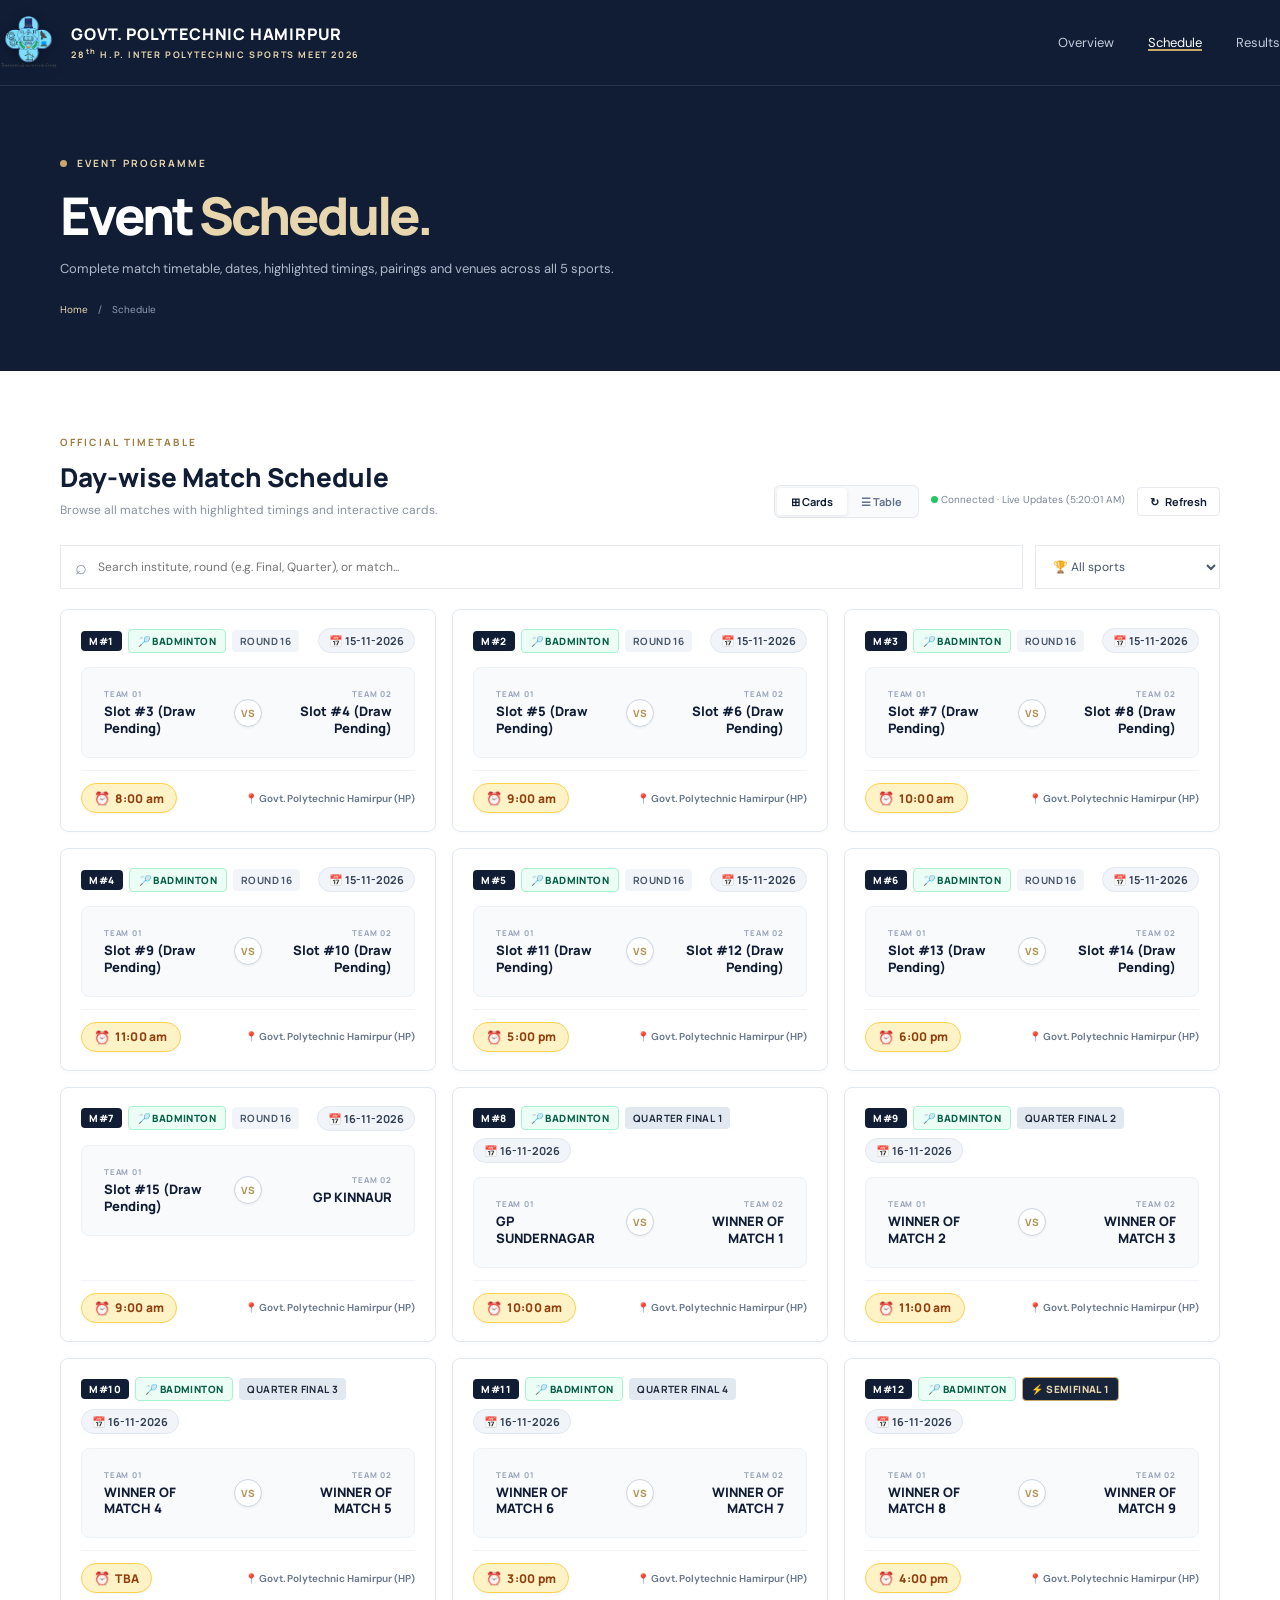
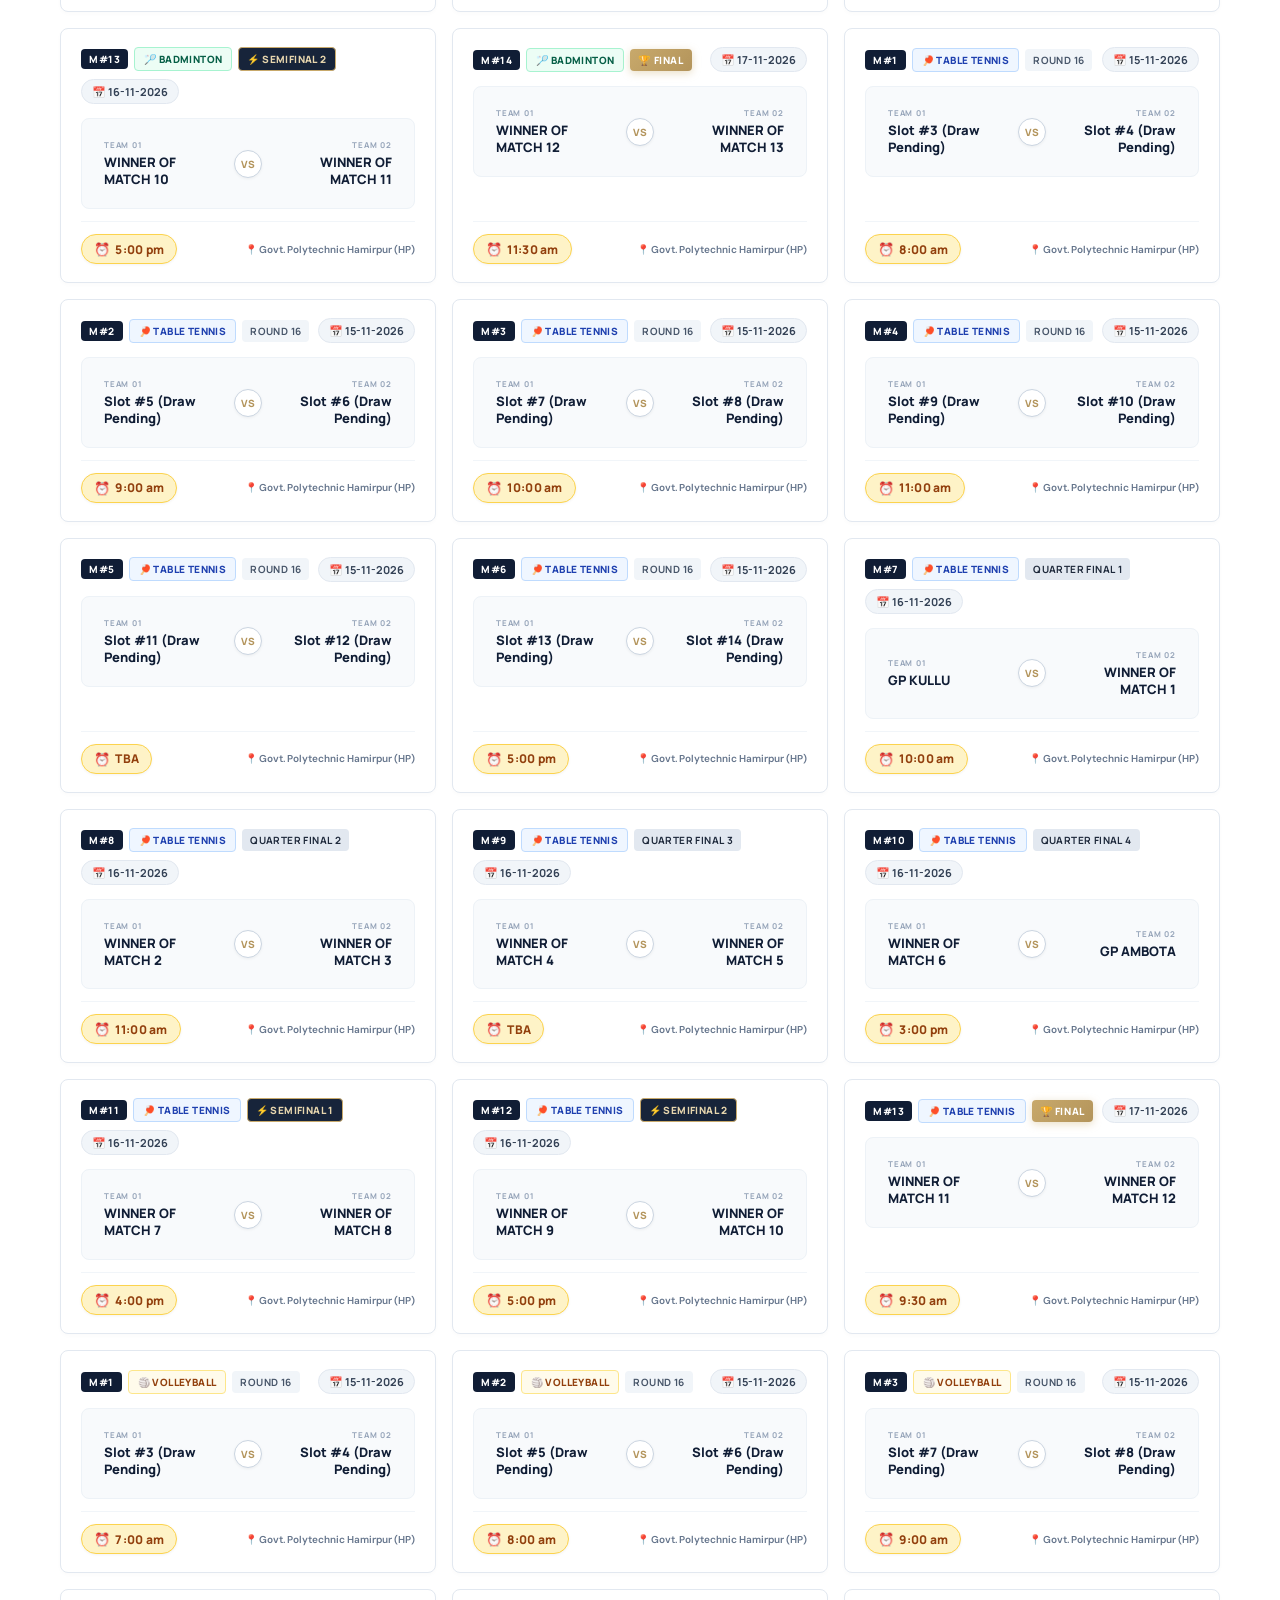
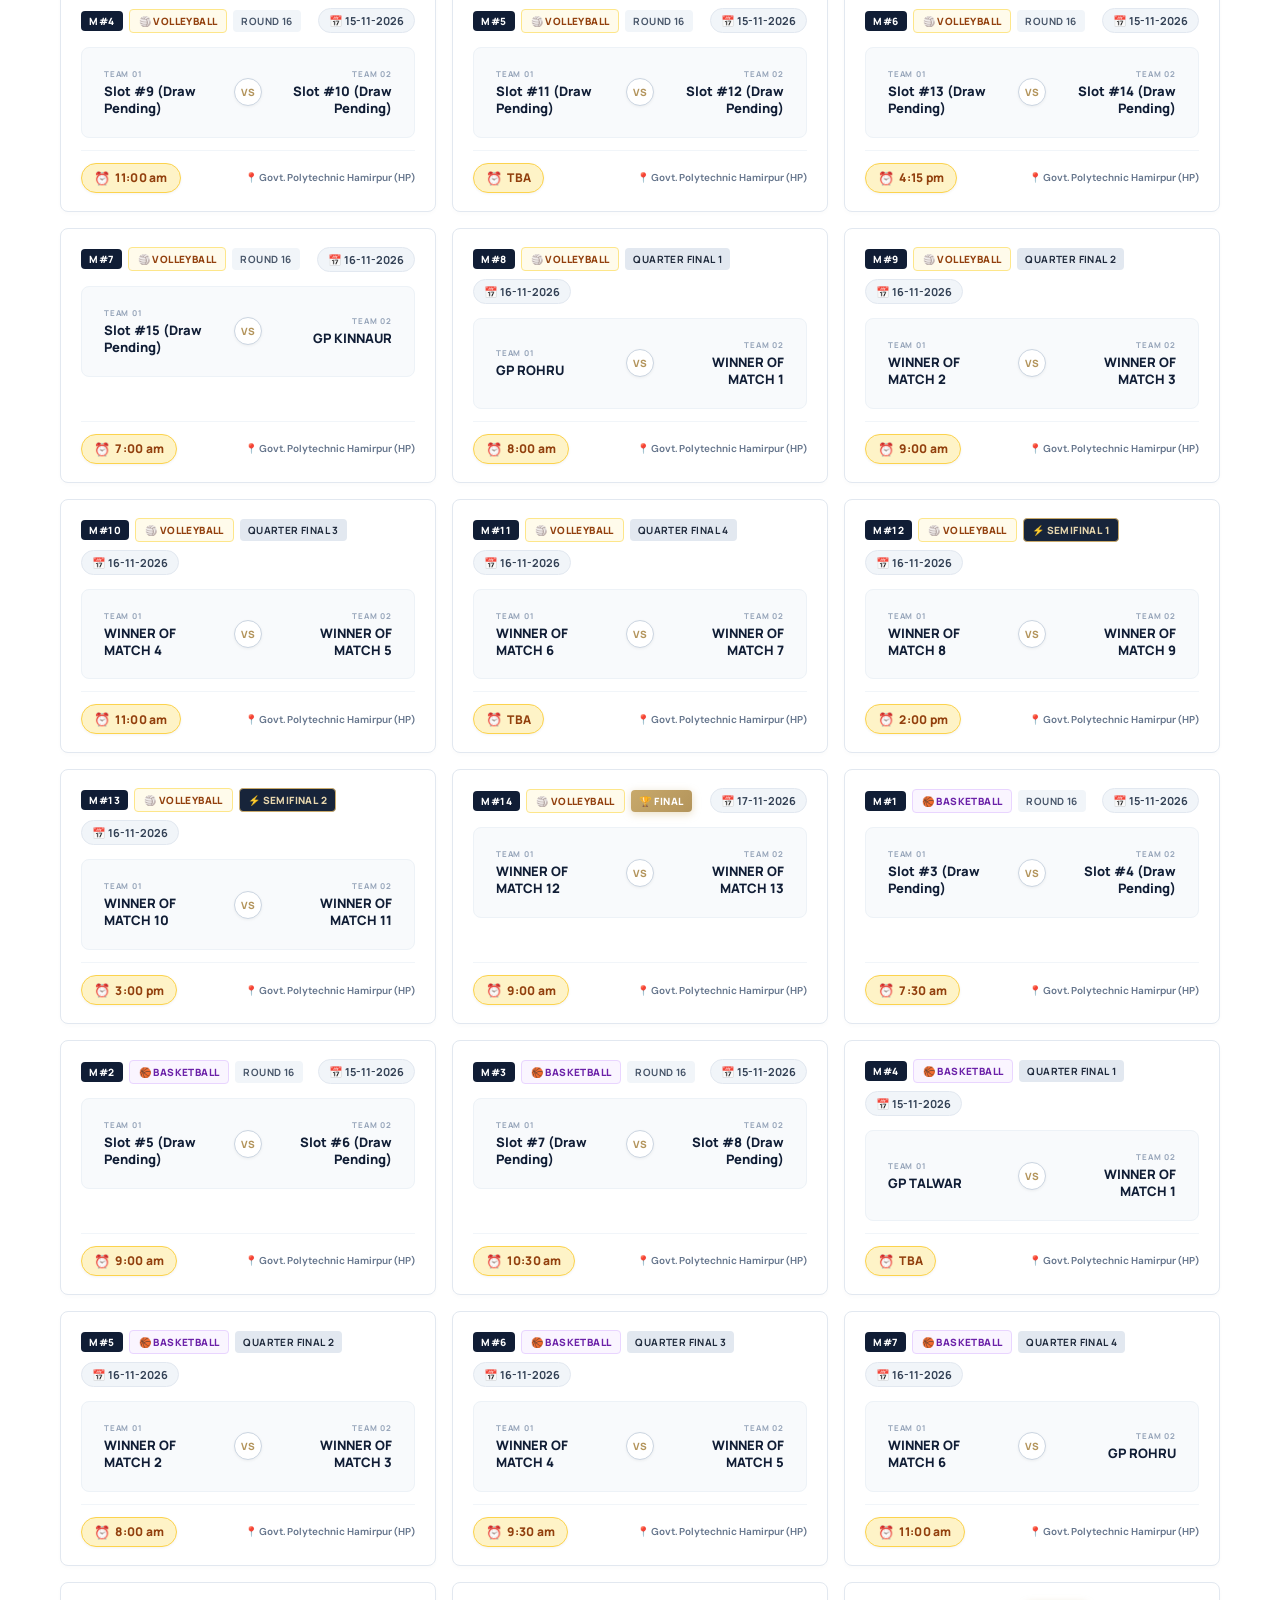
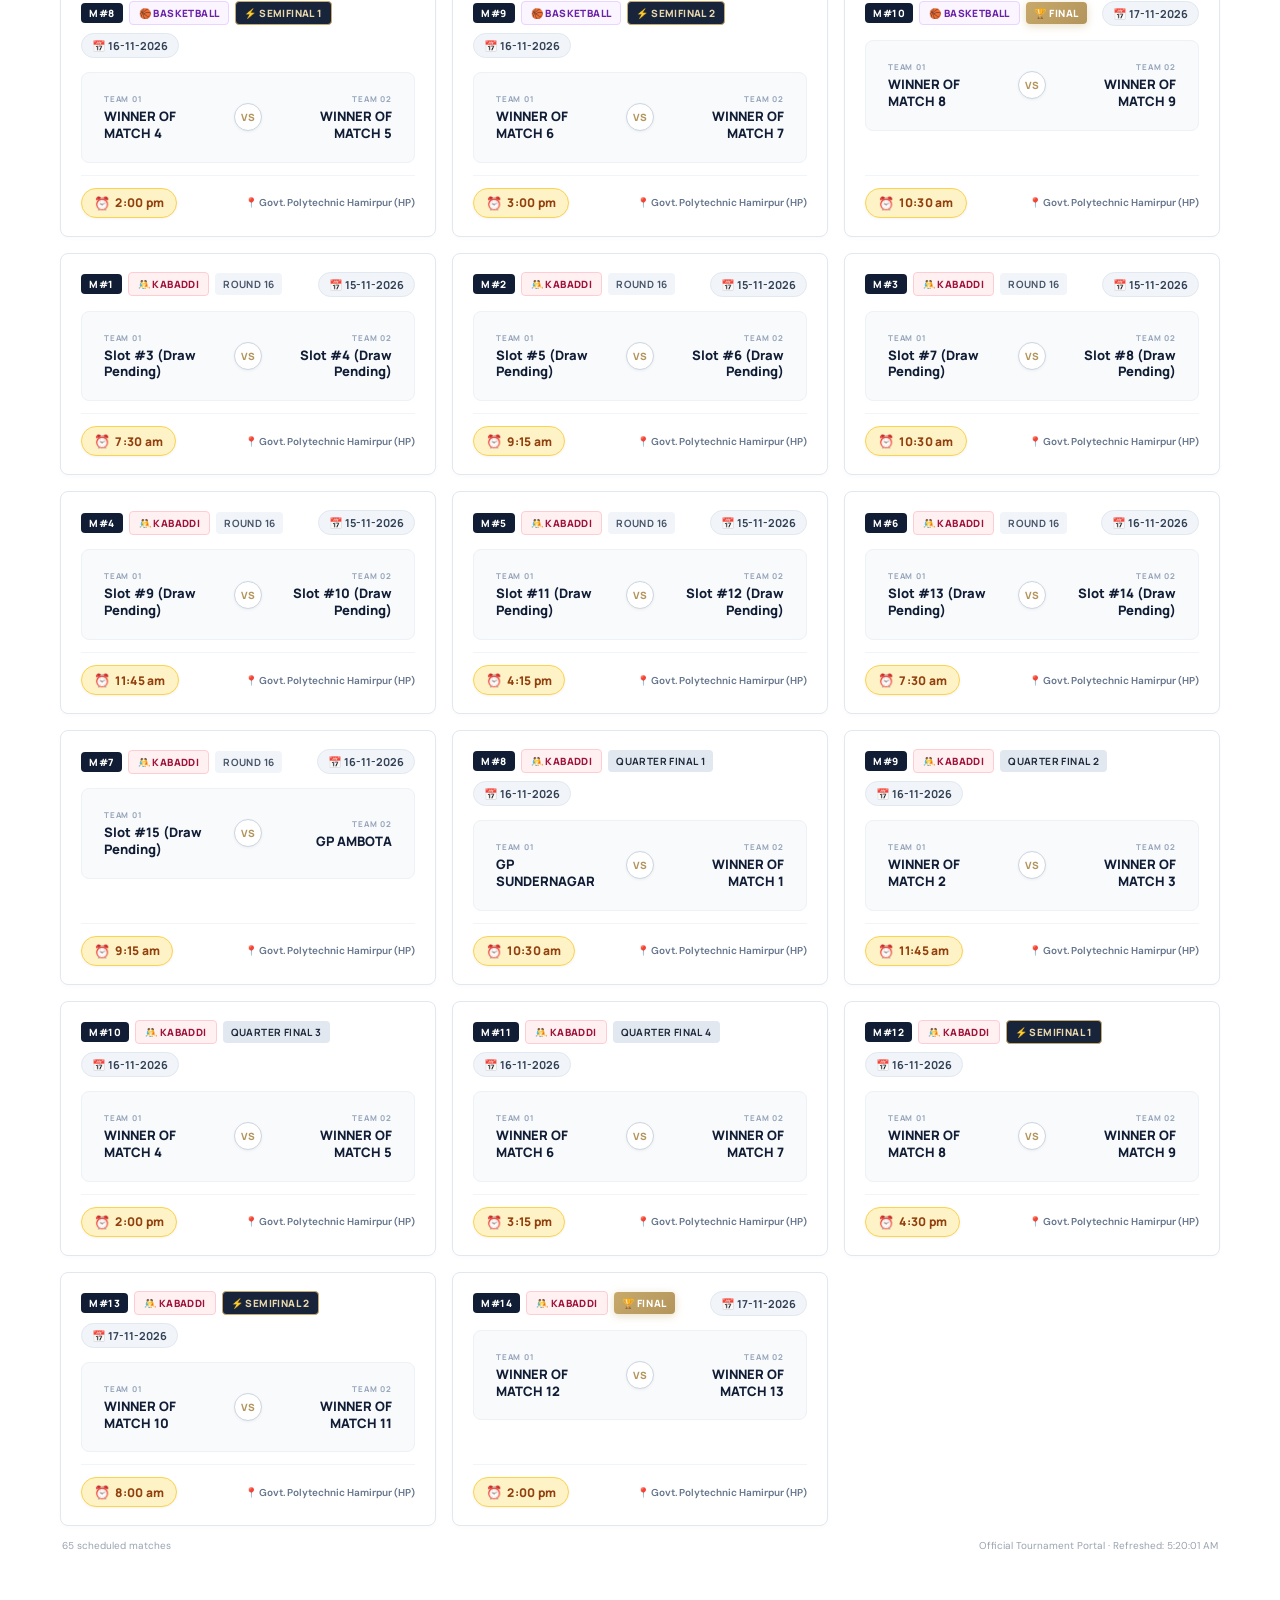
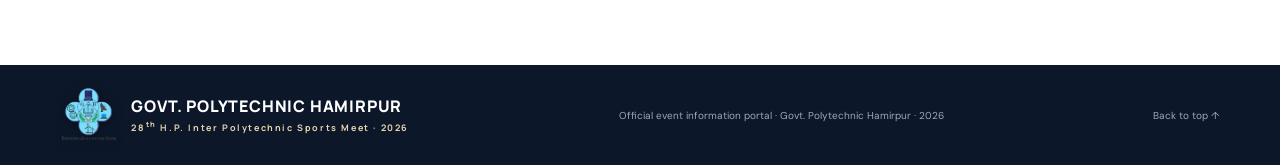
<file: fixtures.html>
<!doctype html>
<html lang="en">
<head>
  <meta charset="utf-8">
  <meta http-equiv="refresh" content="0; url=schedule.html">
  <title>Redirecting to Schedule...</title>
  <script>
    const search = window.location.search || '';
    window.location.replace('schedule.html' + search);
  </script>
</head>
<body>
  <p>Redirecting to <a href="schedule.html">Tournament Schedule</a>...</p>
</body>
</html>
</file>
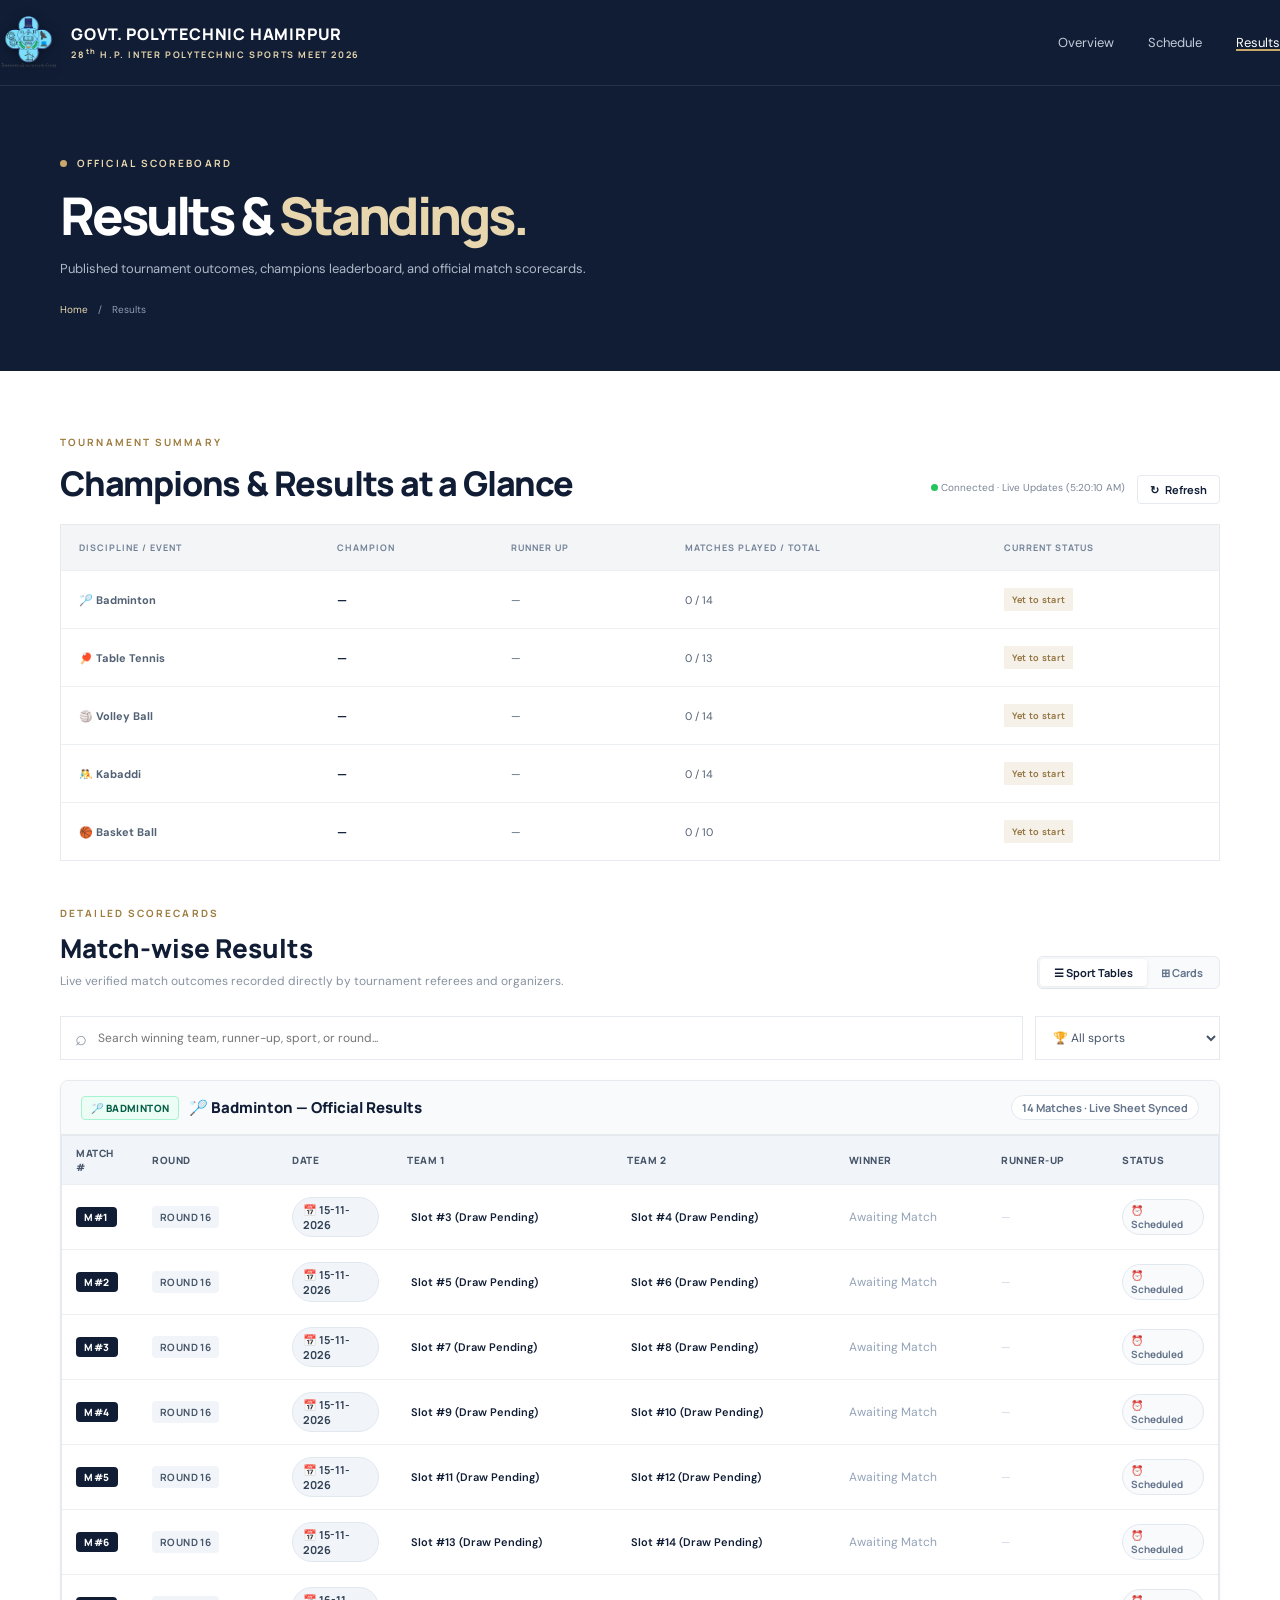
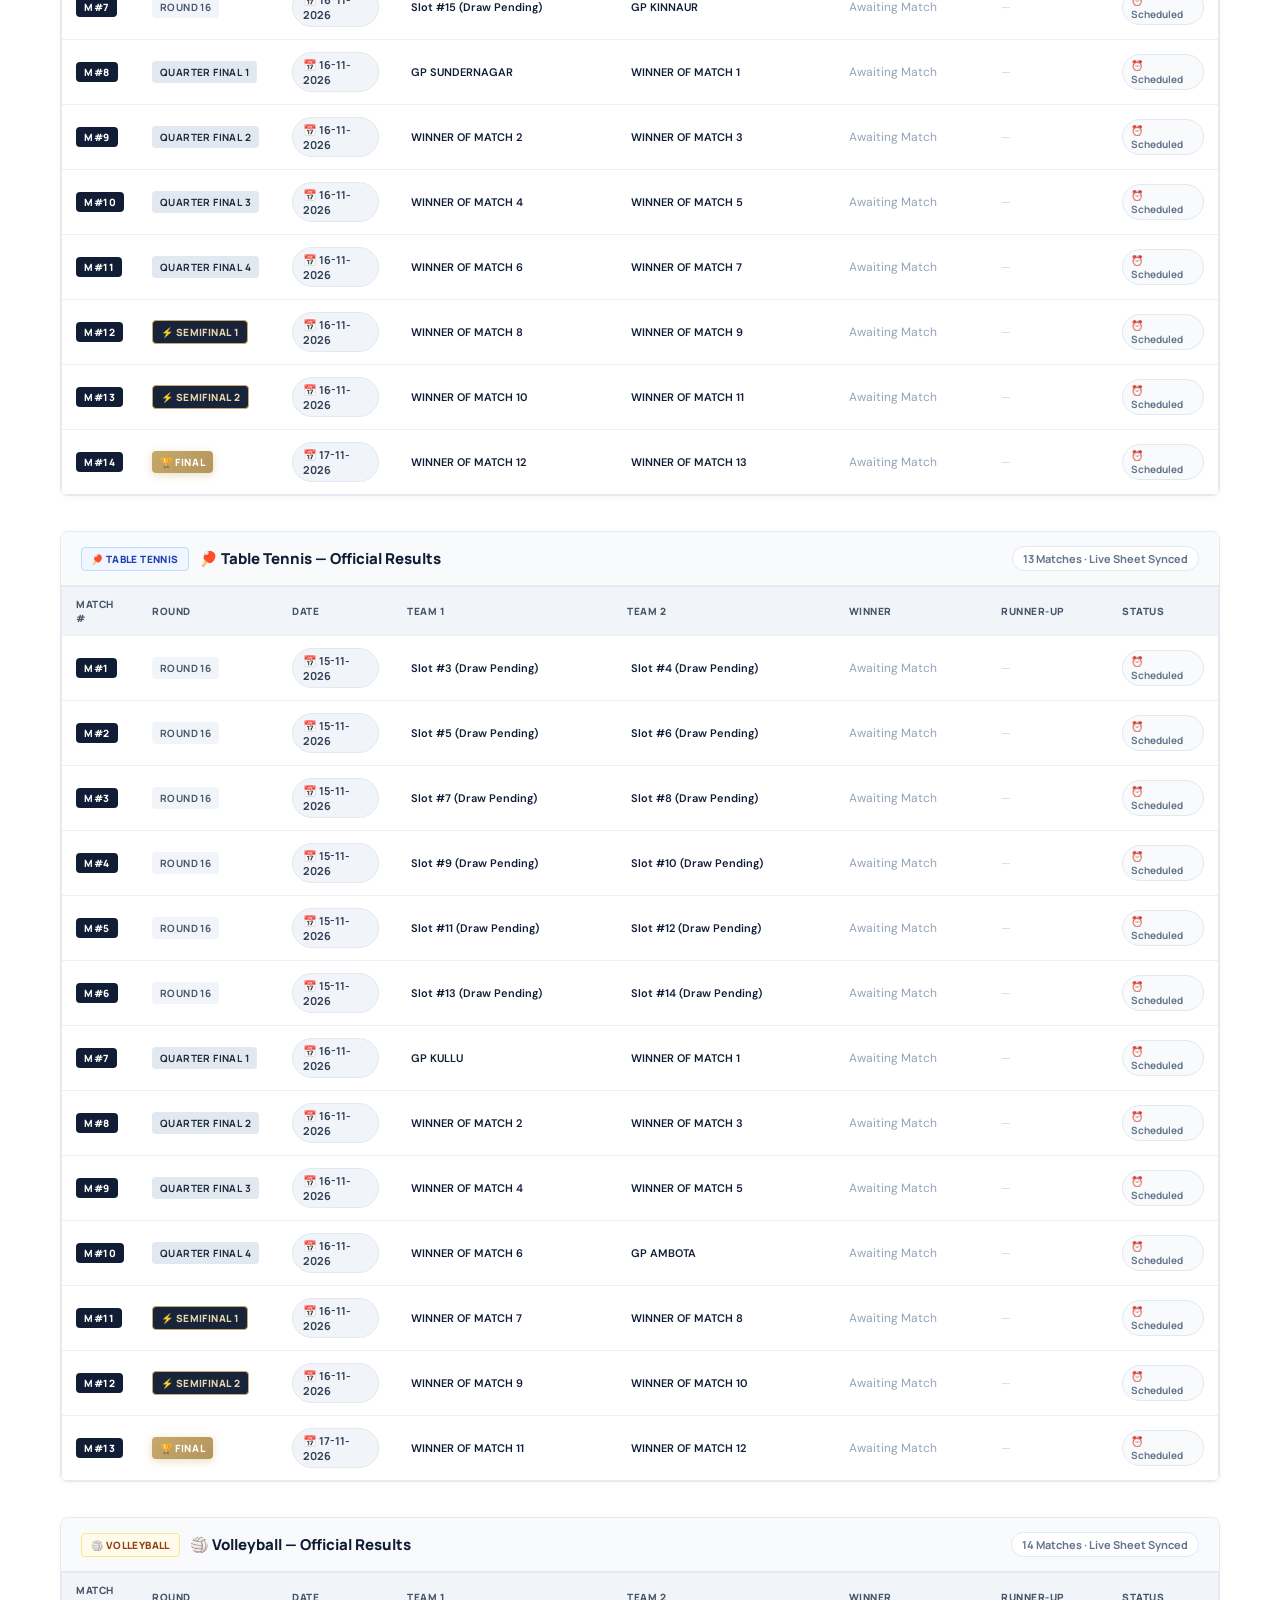
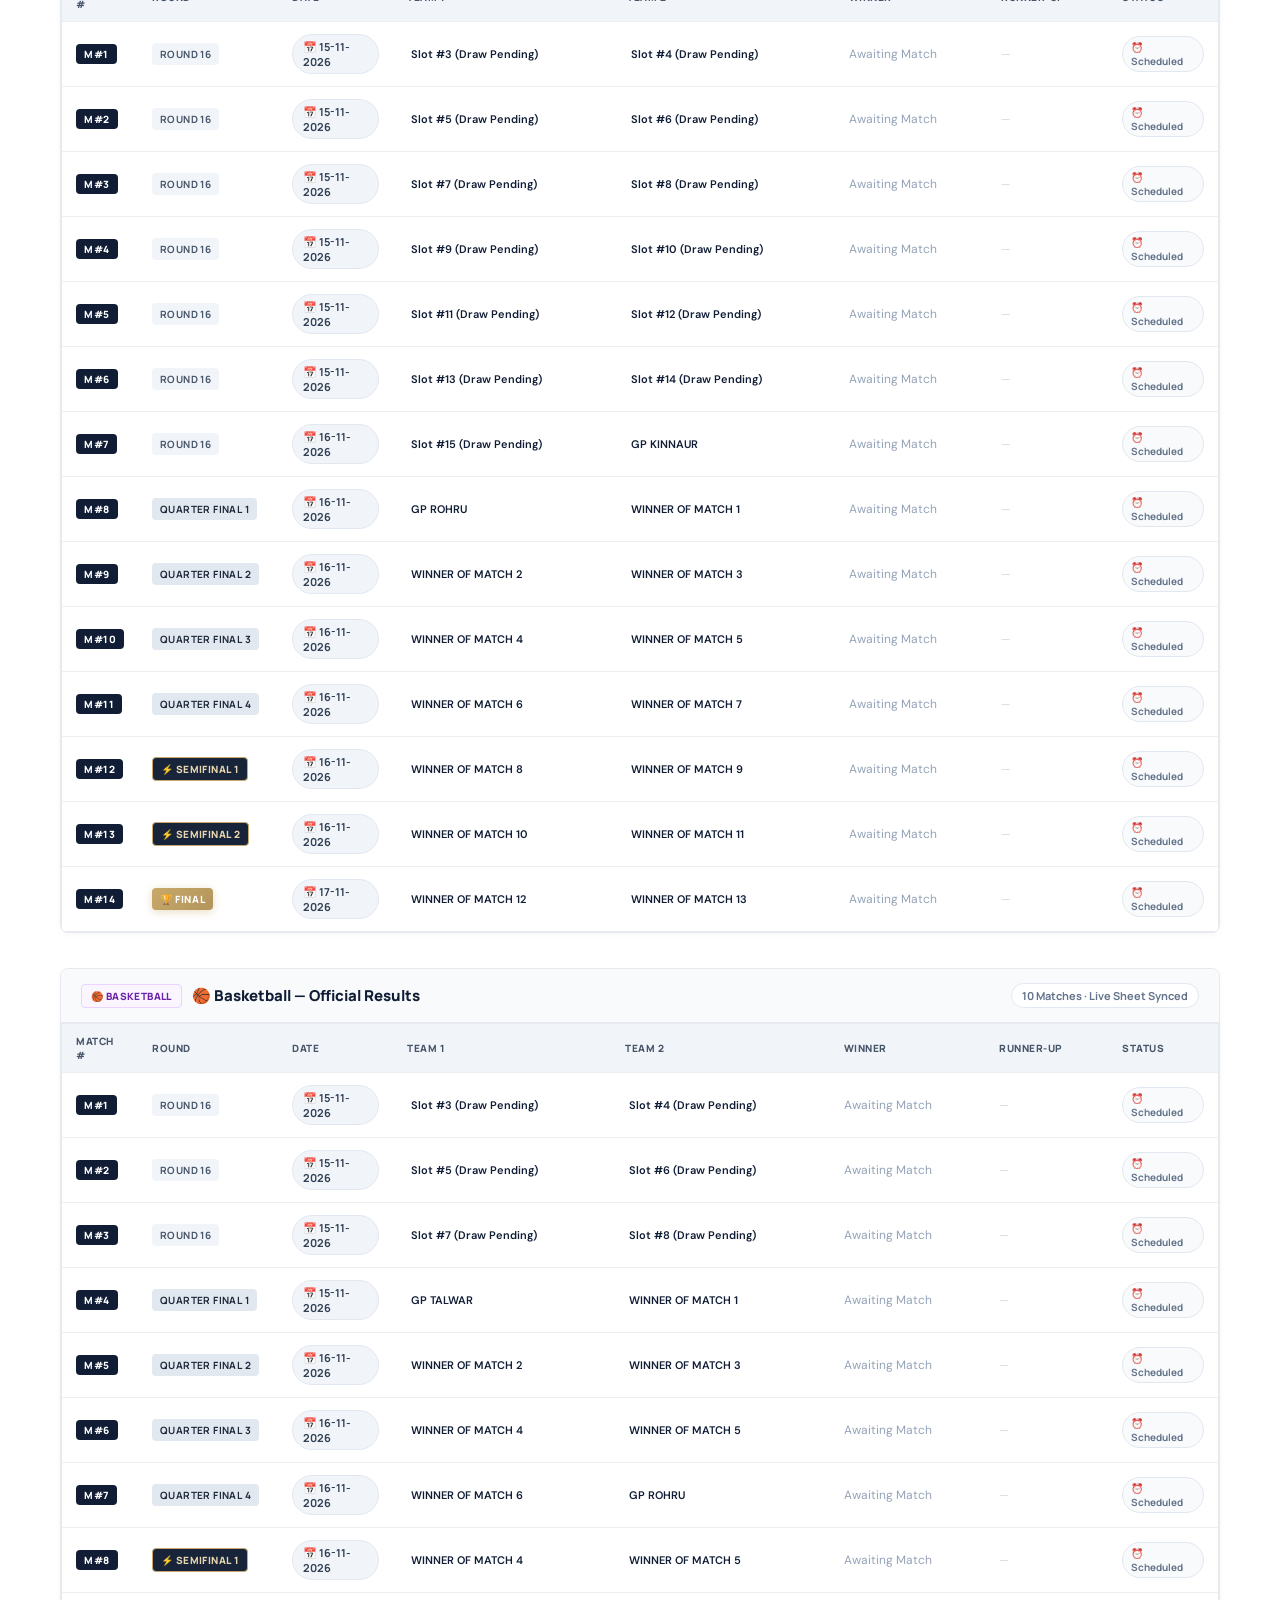
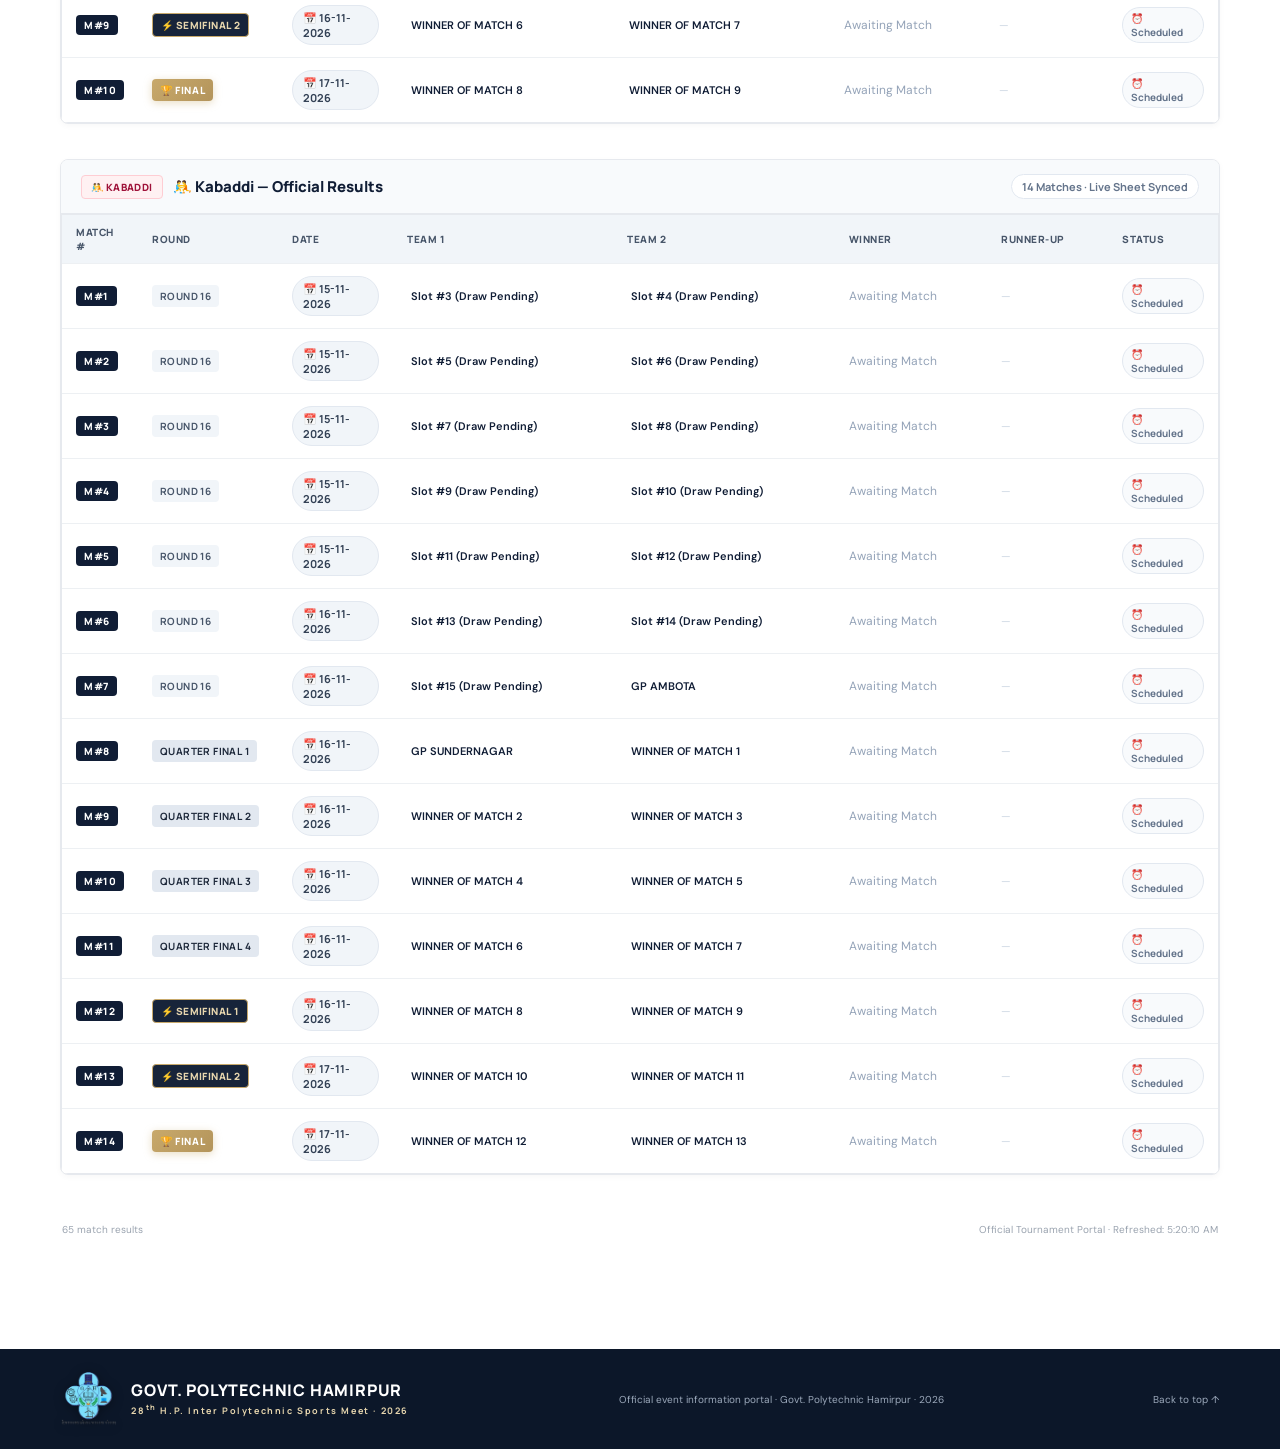
<file: results.html>
<!doctype html>
<html lang="en">
<head>
  <meta charset="utf-8">
  <meta name="viewport" content="width=device-width,initial-scale=1">
  <title>Results & Standings | 28th H.P. Inter Polytechnic Sports Meet 2026</title>
  <link rel="icon" type="image/png" href="LOGO1.png">
  <link rel="preconnect" href="https://fonts.googleapis.com">
  <link rel="preconnect" href="https://fonts.gstatic.com" crossorigin>
  <link href="https://fonts.googleapis.com/css2?family=DM+Sans:wght@400;500;600;700&family=Manrope:wght@400;500;600;700;800&display=swap" rel="stylesheet">
  <meta http-equiv="Cache-Control" content="no-cache, no-store, must-revalidate">
  <meta http-equiv="Pragma" content="no-cache">
  <meta http-equiv="Expires" content="0">
  <link rel="stylesheet" href="assets/css/style.css?v=20261115_livefix">
</head>
<body>
<header class="site-header">
  <div class="container nav-wrap">
    <a class="brand" href="index.html">
      <img class="brand-logo" src="LOGO1.png" alt="Govt. Polytechnic Hamirpur Logo">
      <div class="brand-text">
        <span class="college-title">GOVT. POLYTECHNIC HAMIRPUR</span>
        <span class="event-subtitle">28<sup>th</sup> H.P. INTER POLYTECHNIC SPORTS MEET 2026</span>
      </div>
    </a>
    <button class="menu-toggle" aria-label="Toggle navigation" aria-expanded="false">☰</button>
    <nav class="nav-links">
      <a href="index.html">Overview</a>
      <a href="schedule.html">Schedule</a>
      <a class="active" href="results.html">Results</a>
    </nav>
  </div>
</header>

<main>
  <section class="page-hero">
    <div class="container">
      <p class="eyebrow"><span class="eyebrow-dot"></span> OFFICIAL SCOREBOARD</p>
      <h1>Results & <em>Standings.</em></h1>
      <p>Published tournament outcomes, champions leaderboard, and official match scorecards.</p>
      <div class="breadcrumb"><a href="index.html">Home</a><span>/</span>Results</div>
    </div>
  </section>

  <section class="container data-section">
    <!-- Tournament Champions Summary -->
    <div class="section-heading" style="margin-bottom: 20px;">
      <div>
        <p class="eyebrow dark">TOURNAMENT SUMMARY</p>
        <h2>Champions & Results at a Glance</h2>
      </div>
      <div style="display:flex; align-items:center; gap:12px; flex-wrap:wrap;">
        <div class="data-status"><span id="update-status"><i class="live-dot"></i> Live Tournament Centre</span></div>
        <button id="btn-refresh" class="refresh-btn" type="button" title="Fetch latest live updates">
          <span class="spin-icon">↻</span> Refresh
        </button>
      </div>
    </div>

    <div class="table-wrap" style="margin-bottom: 45px;">
      <table>
        <thead>
          <tr>
            <th>DISCIPLINE / EVENT</th>
            <th>CHAMPION</th>
            <th>RUNNER UP</th>
            <th>MATCHES PLAYED / TOTAL</th>
            <th>CURRENT STATUS</th>
          </tr>
        </thead>
        <tbody id="champions-body">
          <!-- Populated dynamically by app.js -->
        </tbody>
      </table>
    </div>

    <!-- Match Results Toolbar -->
    <div class="data-toolbar">
      <div>
        <p class="eyebrow dark">DETAILED SCORECARDS</p>
        <h2>Match-wise Results</h2>
        <p class="muted">Live verified match outcomes recorded directly by tournament referees and organizers.</p>
      </div>
      <div class="view-toggle">
        <button id="view-table-btn" class="view-btn active" type="button" title="Switch to Sport-wise Tables">☰ Sport Tables</button>
        <button id="view-cards-btn" class="view-btn" type="button" title="Switch to Cards View">⊞ Cards</button>
      </div>
    </div>

    <div class="filter-row">
      <label class="search-box">
        <span>⌕</span>
        <input id="search-input" type="search" placeholder="Search winning team, runner-up, sport, or round...">
      </label>
      <select id="sport-filter" aria-label="Filter by sport">
        <option value="all">🏆 All sports</option>
        <option value="Badminton">🏸 Badminton</option>
        <option value="Table Tennis">🏓 Table Tennis</option>
        <option value="Volleyball">🏐 Volleyball</option>
        <option value="Basketball">🏀 Basketball</option>
        <option value="Kabaddi">🤼 Kabaddi</option>
      </select>
    </div>

    <!-- Sport-wise Results Tables Wrap -->
    <div id="results-table-wrap">
      <!-- Populated dynamically sport-by-sport by app.js -->
    </div>

    <!-- Interactive Results Cards -->
    <div class="interactive-cards-grid" id="results-cards" style="display: none;">
      <!-- Populated dynamically by app.js -->
    </div>

    <div class="empty-state" id="empty-state" hidden>No published results match your search.</div>

    <div class="table-foot">
      <span id="row-count">Loading results...</span>
      <span id="last-updated">Live tournament connection active</span>
    </div>
  </section>
</main>

<footer class="site-footer">
  <div class="container footer-inner">
    <a class="brand footer-brand" href="index.html">
      <img class="brand-logo" src="LOGO1.png" alt="Govt. Polytechnic Hamirpur Logo">
      <div class="brand-text">
        <span class="college-title">GOVT. POLYTECHNIC HAMIRPUR</span>
        <span class="event-subtitle">28<sup>th</sup> H.P. Inter Polytechnic Sports Meet · 2026</span>
      </div>
    </a>
    <p>Official event information portal · Govt. Polytechnic Hamirpur · 2026</p>
    <span class="footer-top"><a href="#">Back to top ↑</a></span>
  </div>
</footer>

<script src="assets/js/admin-db.js?v=20261115_livefix"></script>
<script src="assets/js/sheets.js?v=20261115_livefix"></script>
<script src="assets/js/app.js?v=20261115_livefix"></script>
</body>
</html>
</file>
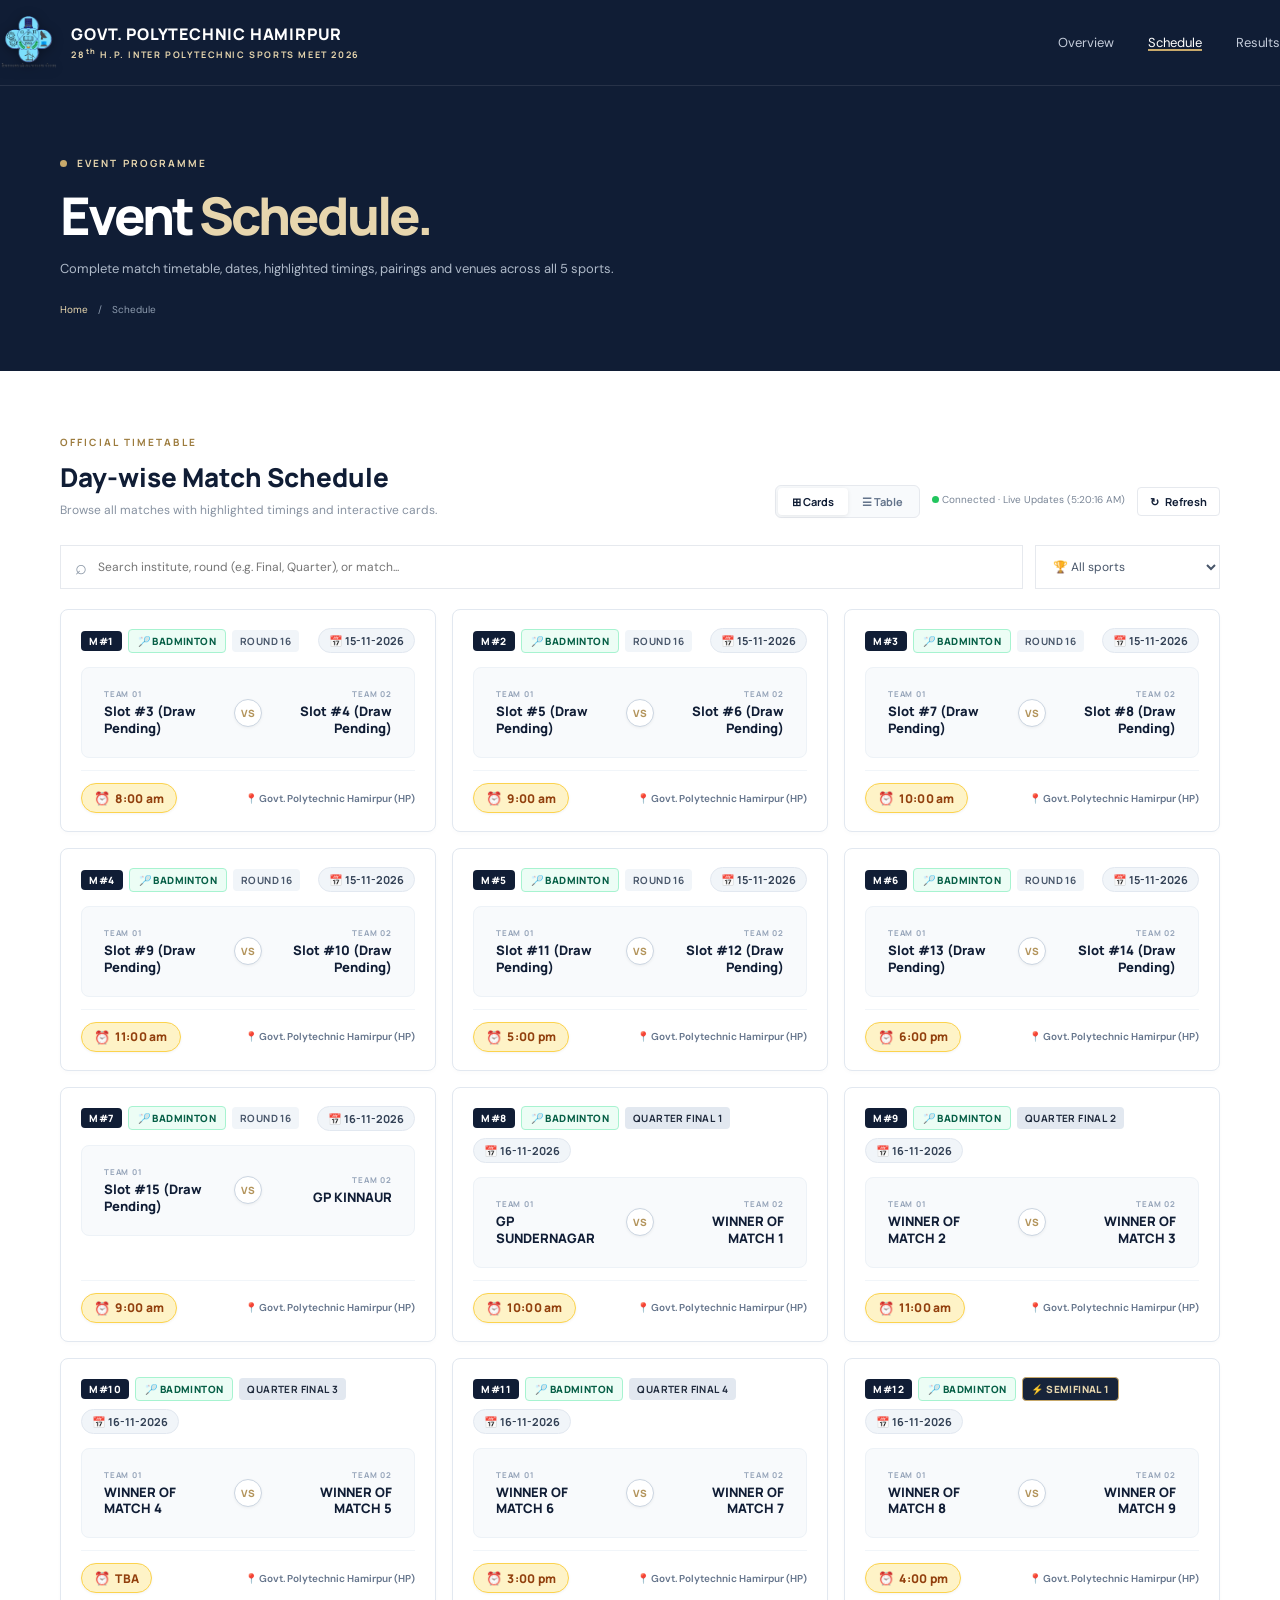
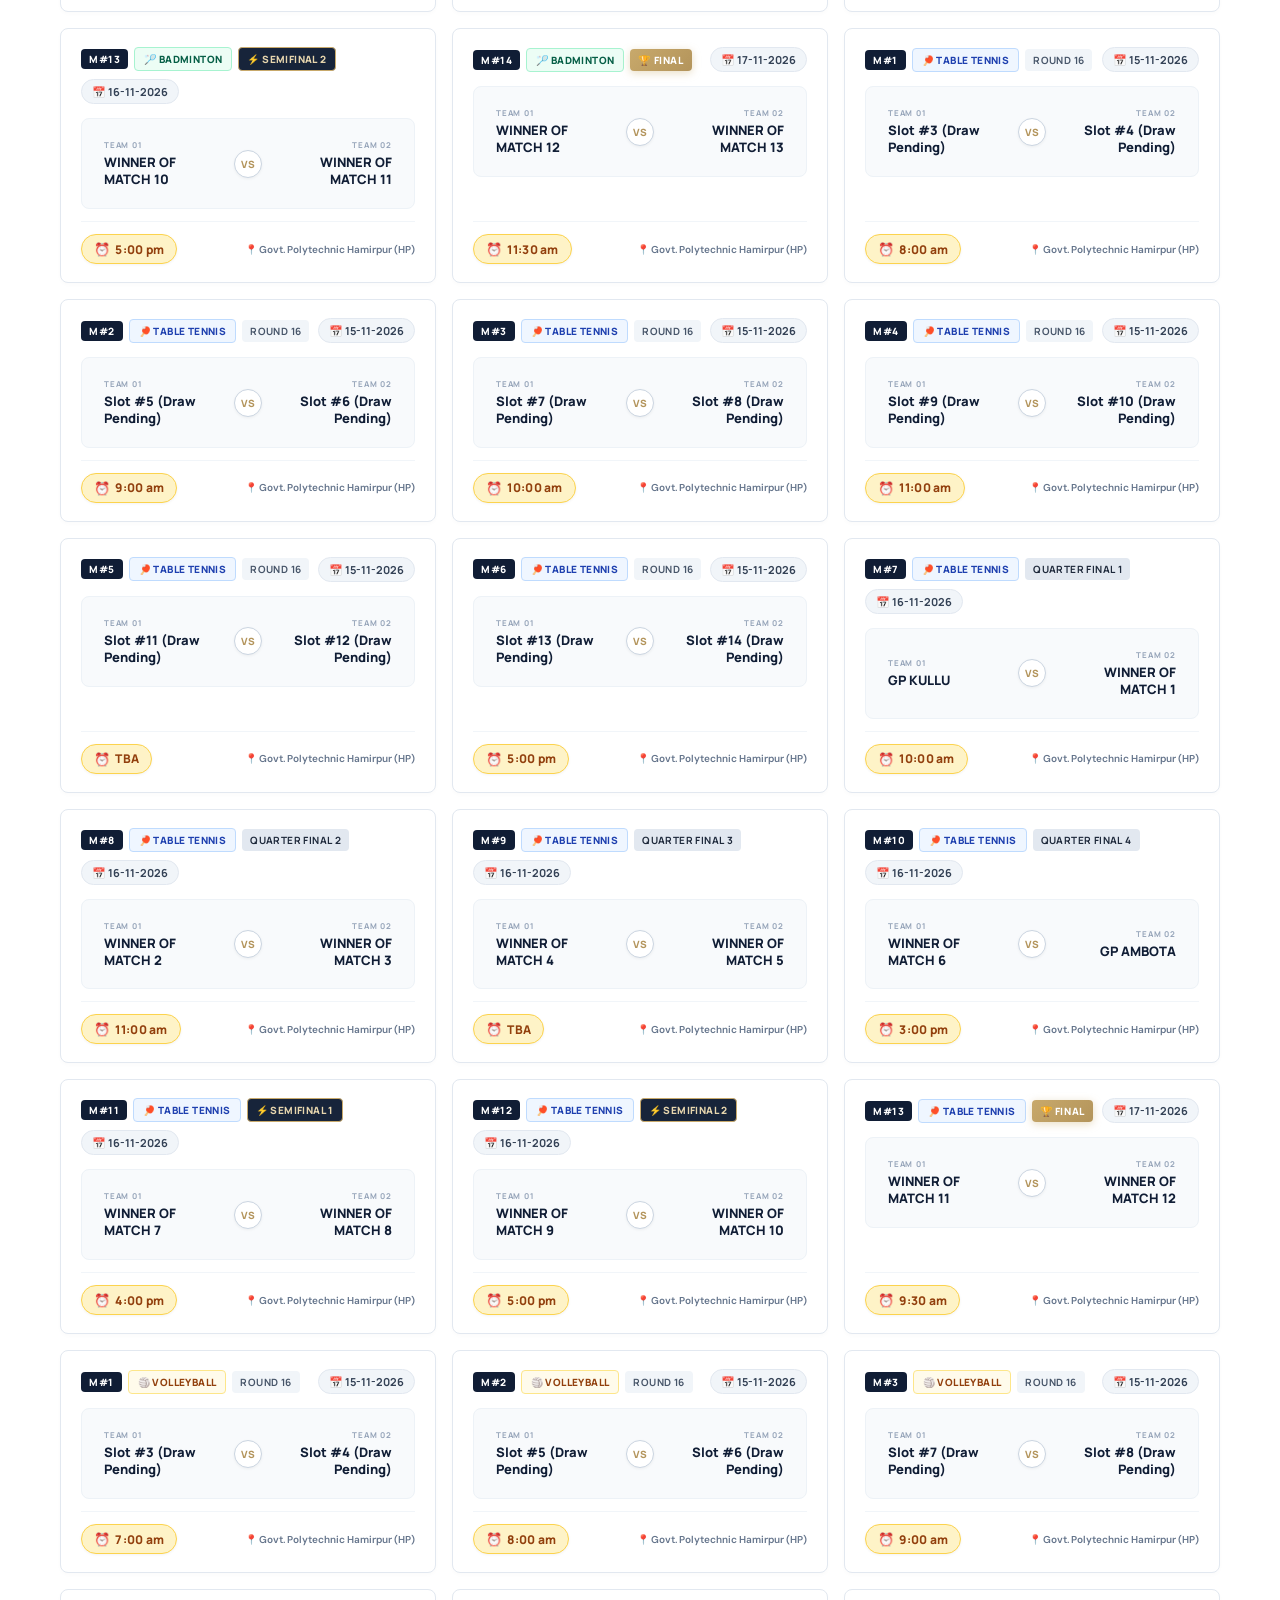
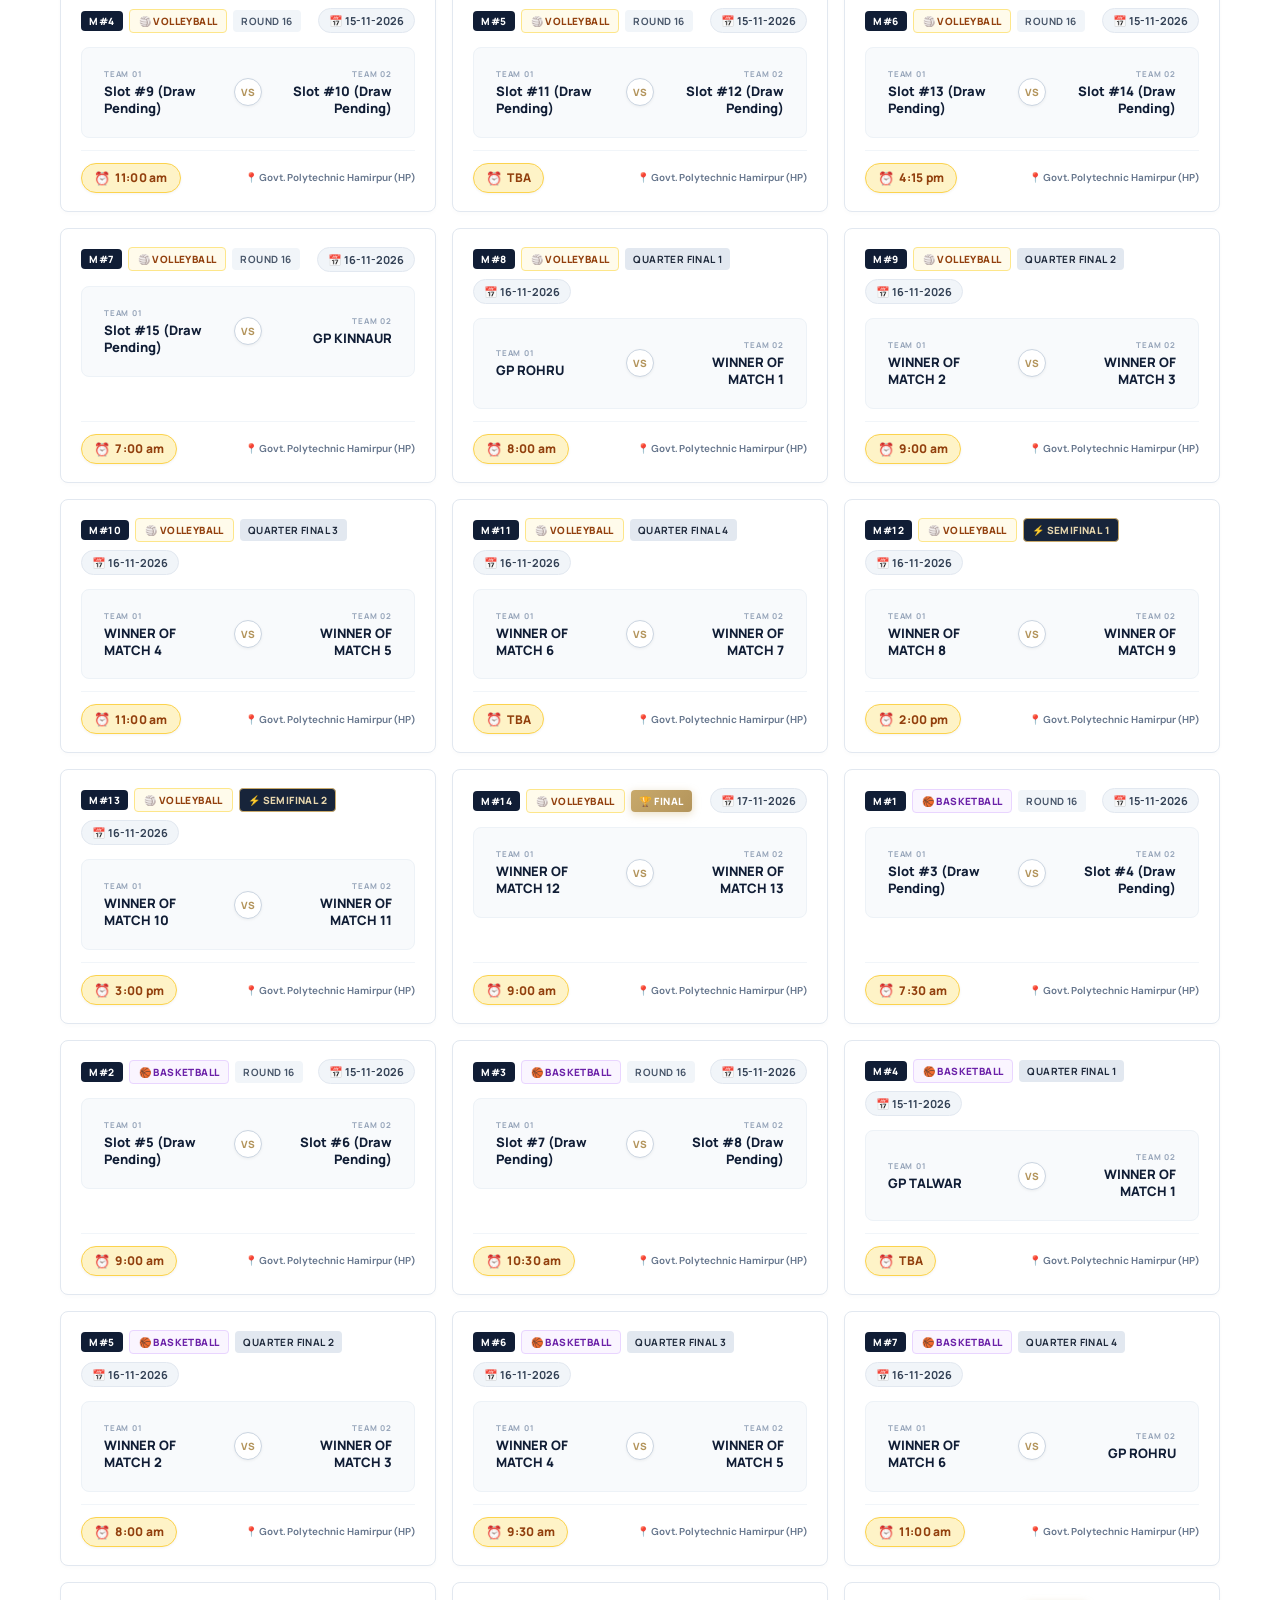
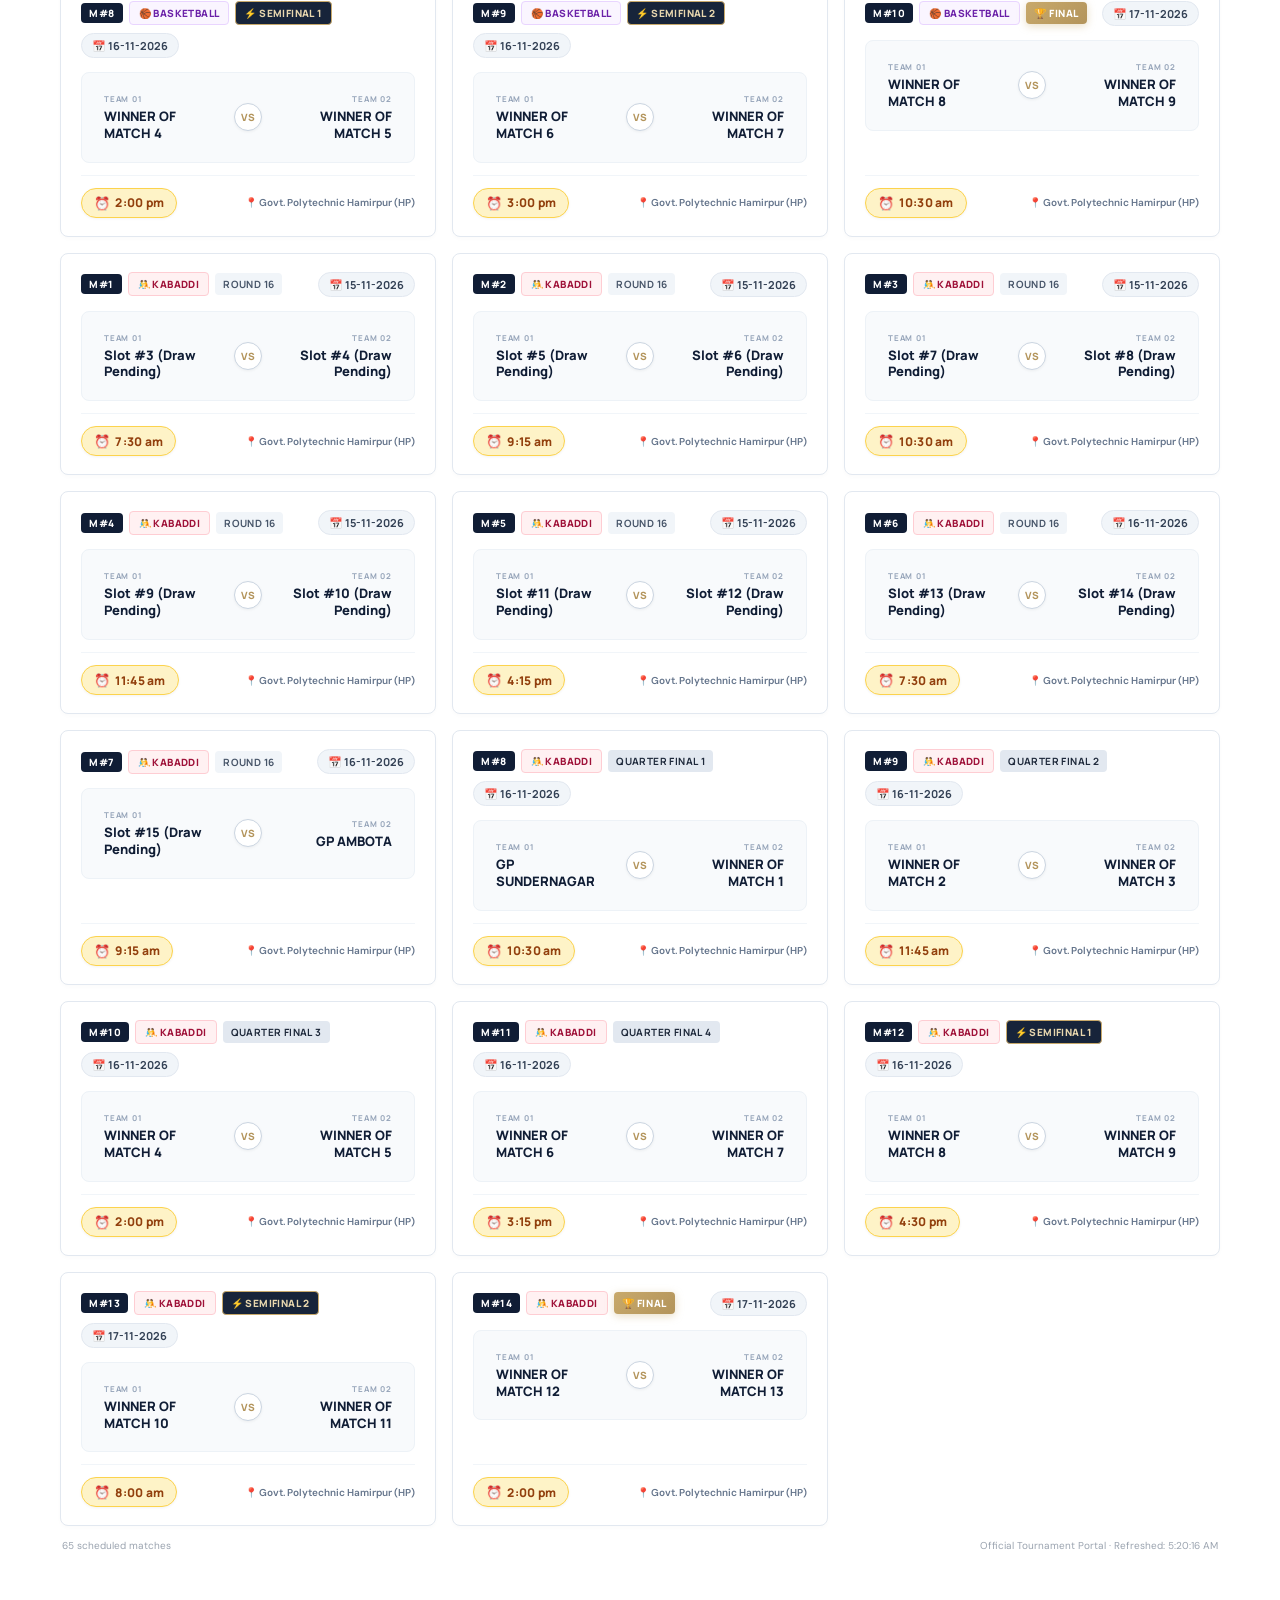
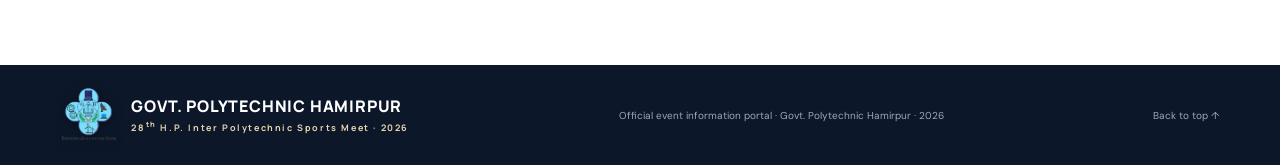
<file: schedule.html>
<!doctype html>
<html lang="en">
<head>
  <meta charset="utf-8">
  <meta name="viewport" content="width=device-width,initial-scale=1">
  <title>Event Schedule | 28th H.P. Inter Polytechnic Sports Meet 2026</title>
  <link rel="icon" type="image/png" href="LOGO1.png">
  <link rel="preconnect" href="https://fonts.googleapis.com">
  <link rel="preconnect" href="https://fonts.gstatic.com" crossorigin>
  <link href="https://fonts.googleapis.com/css2?family=DM+Sans:wght@400;500;600;700&family=Manrope:wght@400;500;600;700;800&display=swap" rel="stylesheet">
  <meta http-equiv="Cache-Control" content="no-cache, no-store, must-revalidate">
  <meta http-equiv="Pragma" content="no-cache">
  <meta http-equiv="Expires" content="0">
  <link rel="stylesheet" href="assets/css/style.css?v=20261115_livefix">
</head>
<body>
<header class="site-header">
  <div class="container nav-wrap">
    <a class="brand" href="index.html">
      <img class="brand-logo" src="LOGO1.png" alt="Govt. Polytechnic Hamirpur Logo">
      <div class="brand-text">
        <span class="college-title">GOVT. POLYTECHNIC HAMIRPUR</span>
        <span class="event-subtitle">28<sup>th</sup> H.P. INTER POLYTECHNIC SPORTS MEET 2026</span>
      </div>
    </a>
    <button class="menu-toggle" aria-label="Toggle navigation" aria-expanded="false">☰</button>
    <nav class="nav-links">
      <a href="index.html">Overview</a>
      <a class="active" href="schedule.html">Schedule</a>
      <a href="results.html">Results</a>
    </nav>
  </div>
</header>

<main>
  <section class="page-hero">
    <div class="container">
      <p class="eyebrow"><span class="eyebrow-dot"></span> EVENT PROGRAMME</p>
      <h1>Event <em>Schedule.</em></h1>
      <p>Complete match timetable, dates, highlighted timings, pairings and venues across all 5 sports.</p>
      <div class="breadcrumb"><a href="index.html">Home</a><span>/</span>Schedule</div>
    </div>
  </section>

  <section class="container data-section">
    <div class="data-toolbar">
      <div>
        <p class="eyebrow dark">OFFICIAL TIMETABLE</p>
        <h2>Day-wise Match Schedule</h2>
        <p class="muted">Browse all matches with highlighted timings and interactive cards.</p>
      </div>
      <div style="display:flex; align-items:center; gap:12px; flex-wrap:wrap;">
        <div class="view-toggle">
          <button id="view-cards-btn" class="view-btn active" type="button" title="Switch to Cards View">⊞ Cards</button>
          <button id="view-table-btn" class="view-btn" type="button" title="Switch to Table View">☰ Table</button>
        </div>
        <div class="data-status"><span id="update-status"><i class="live-dot"></i> Live Tournament Centre</span></div>
        <button id="btn-refresh" class="refresh-btn" type="button" title="Fetch latest live updates">
          <span class="spin-icon">↻</span> Refresh
        </button>
      </div>
    </div>


    <div class="filter-row">
      <label class="search-box">
        <span>⌕</span>
        <input id="search-input" type="search" placeholder="Search institute, round (e.g. Final, Quarter), or match...">
      </label>
      <select id="sport-filter" aria-label="Filter by sport">
        <option value="all">🏆 All sports</option>
        <option value="Badminton">🏸 Badminton</option>
        <option value="Table Tennis">🏓 Table Tennis</option>
        <option value="Volleyball">🏐 Volleyball</option>
        <option value="Basketball">🏀 Basketball</option>
        <option value="Kabaddi">🤼 Kabaddi</option>
      </select>
    </div>

    <!-- Interactive Cards View -->
    <div class="interactive-cards-grid" id="schedule-cards">
      <!-- Populated dynamically by app.js -->
    </div>

    <!-- Table View -->
    <div class="table-wrap" id="schedule-table-wrap" style="display: none;">
      <table>
        <thead>
          <tr>
            <th>DATE / DAY</th>
            <th>SPORT</th>
            <th>MATCH & PAIRING</th>
            <th>TIME</th>
            <th>VENUE</th>
          </tr>
        </thead>
        <tbody id="schedule-body">
          <!-- Populated dynamically by app.js -->
        </tbody>
      </table>
    </div>

    <div class="empty-state" id="empty-state" hidden>No schedule entries match your search criteria.</div>

    <div class="table-foot">
      <span id="row-count">Loading matches...</span>
      <span id="last-updated">Live tournament connection active</span>
    </div>
  </section>
</main>

<footer class="site-footer">
  <div class="container footer-inner">
    <a class="brand footer-brand" href="index.html">
      <img class="brand-logo" src="LOGO1.png" alt="Govt. Polytechnic Hamirpur Logo">
      <div class="brand-text">
        <span class="college-title">GOVT. POLYTECHNIC HAMIRPUR</span>
        <span class="event-subtitle">28<sup>th</sup> H.P. Inter Polytechnic Sports Meet · 2026</span>
      </div>
    </a>
    <p>Official event information portal · Govt. Polytechnic Hamirpur · 2026</p>
    <span class="footer-top"><a href="#">Back to top ↑</a></span>
  </div>
</footer>

<script src="assets/js/admin-db.js?v=20261115_livefix"></script>
<script src="assets/js/sheets.js?v=20261115_livefix"></script>
<script src="assets/js/app.js?v=20261115_livefix"></script>
</body>
</html>
</file>
<file: assets/css/style.css>
:root{--navy:#101d35;--navy2:#172844;--ink:#17243a;--muted:#718096;--gold:#c8a96b;--gold-light:#e7d6ae;--paper:#f7f8fa;--line:#e6e9ee;--white:#fff}*{box-sizing:border-box}html{scroll-behavior:smooth}body{margin:0;color:var(--ink);font-family:'DM Sans',sans-serif;background:#fff}a{color:inherit;text-decoration:none}.container{width:min(1160px,calc(100% - 48px));margin:auto}.site-header{min-height:86px;background:var(--navy);color:#fff;border-bottom:1px solid #ffffff18;position:relative;z-index:10;display:flex;align-items:center}.nav-wrap{height:100%;width:100%;display:flex;align-items:center;justify-content:space-between}.brand{display:flex;align-items:center;gap:14px;color:#fff}.brand-logo{height:54px;width:auto;max-width:62px;object-fit:contain;filter:drop-shadow(0 2px 6px rgba(0,0,0,0.35));transition:transform .2s ease}.brand:hover .brand-logo{transform:scale(1.05)}.brand-text{display:flex;flex-direction:column}.college-title{display:block;font:800 16px/1.2 Manrope,sans-serif;letter-spacing:.8px;color:#fff}.event-subtitle{display:block;font:700 9px/1.3 Manrope,sans-serif;letter-spacing:1.6px;color:var(--gold-light);margin-top:3px}.brand-mark{height:39px;width:39px;border:1px solid #c8a96b;display:grid;place-items:center;color:var(--gold-light);font:800 13px Manrope,sans-serif;letter-spacing:-1px}.brand b,.brand small{display:block}.brand b{font:700 11px Manrope,sans-serif;letter-spacing:1.2px}.brand small{font-size:9px;letter-spacing:2.1px;color:#c3cad5;margin-top:4px}.nav-links{display:flex;gap:34px;height:100%;align-items:center}.nav-links a{height:100%;display:flex;align-items:center;position:relative;font-size:13px;color:#c4ccda}.nav-links a:hover,.nav-links a.active{color:#fff}.nav-links a.active:after{content:'';height:2px;background:var(--gold);position:absolute;bottom:0;left:0;right:0}.menu-toggle{display:none;background:none;border:0;color:white;font-size:24px}.hero{background:var(--navy);color:white;overflow:hidden;position:relative}.hero:before{content:'';position:absolute;width:600px;height:600px;border:1px solid #ffffff0d;border-radius:50%;right:-170px;top:-250px;box-shadow:0 0 0 70px #ffffff05,0 0 0 140px #ffffff04}.hero-grid{min-height:590px;display:grid;grid-template-columns:1.08fr .92fr;align-items:center;gap:60px;padding-top:45px;padding-bottom:58px;position:relative}.eyebrow{font:700 10px Manrope,sans-serif;letter-spacing:2.1px;color:var(--gold-light);display:flex;align-items:center;gap:10px;margin:0 0 22px}.eyebrow.dark{color:#9c7b3d}.eyebrow-dot,.live-dot{width:7px;height:7px;border-radius:50%;background:var(--gold);display:inline-block}.edition{font:600 10px Manrope,sans-serif;letter-spacing:2.7px;color:#aeb9ca;margin:0 0 17px}.edition span{color:var(--gold);padding:0 8px}.hero h1,.page-hero h1{font:800 clamp(42px,5.5vw,68px)/1.12 Manrope,sans-serif;letter-spacing:-3px;margin:0;max-width:680px}.hero h1 em,.page-hero h1 em{font-style:normal;color:var(--gold-light)}.hero-text{font-size:15px;line-height:1.8;color:#b9c3d2;max-width:510px;margin:23px 0 29px}.hero-actions{display:flex;align-items:center;gap:27px}.btn{display:inline-flex;align-items:center;justify-content:center;gap:20px;padding:14px 19px;font-size:12px;font-weight:700;letter-spacing:.2px;transition:.2s}.btn-gold{background:var(--gold);color:#14213a}.btn-gold:hover{background:#e0c58d;transform:translateY(-2px)}.text-link{font-size:12px;font-weight:600;color:#e6eaf0}.text-link span{color:var(--gold);padding-left:6px}.hero-meta{display:flex;align-items:center;gap:12px;color:#8996a9;font-size:10px;margin-top:50px;letter-spacing:.3px}.hero-meta .live-dot{background:#72c69b;box-shadow:0 0 0 4px #72c69b20}.hero-visual{justify-self:end;width:min(100%,405px);position:relative}.visual-frame{height:390px;border:1px solid #b99c644d;background:linear-gradient(145deg,#203452,#14233c 72%);padding:27px 30px;position:relative;overflow:hidden;box-shadow:25px 25px 0 #0c1729}.visual-frame:before{content:'';position:absolute;width:340px;height:340px;border:1px solid #d6bd8240;border-radius:50%;right:-115px;top:55px;box-shadow:0 0 0 35px #d6bd8208,0 0 0 70px #d6bd8208}.visual-top,.visual-bottom{display:flex;justify-content:space-between;font:700 8px Manrope,sans-serif;letter-spacing:1.5px;color:#c8d0dc;position:relative}.visual-number{font:800 120px/.95 Manrope,sans-serif;letter-spacing:-10px;color:#e4d1a6;margin-top:38px;position:relative}.visual-number span{font-size:24px;letter-spacing:0;vertical-align:top;margin-left:8px}.visual-title{font:500 24px/1.25 Manrope,sans-serif;letter-spacing:3px;color:#fff;position:relative;margin-top:7px}.visual-title b{font-weight:800;color:var(--gold-light)}.visual-bottom{position:absolute;bottom:25px;left:30px;right:30px;color:#a9b4c4;font-size:7px}.visual-caption{text-align:right;color:#8f9caf;font:600 8px Manrope,sans-serif;letter-spacing:2px;margin-top:17px}.visual-caption span{color:var(--gold);padding:0 5px}.quick-strip{background:#f3f4f6;border-bottom:1px solid var(--line)}.quick-grid{display:grid;grid-template-columns:repeat(4,1fr);padding:28px 0}.quick-grid>div{padding:0 28px;border-right:1px solid #dfe3e8}.quick-grid>div:first-child{padding-left:0}.quick-grid>div:last-child{border:0}.quick-label{display:block;font:700 9px Manrope,sans-serif;letter-spacing:1.5px;color:#8893a2}.quick-grid strong{display:block;font:800 26px Manrope,sans-serif;color:var(--navy);margin:7px 0 1px}.quick-grid sup{font-size:10px;color:#a18248}.quick-grid small{color:#8993a1;font-size:10px}.section{padding-top:94px;padding-bottom:100px}.section-heading,.band-heading{display:flex;align-items:end;justify-content:space-between;gap:40px;margin-bottom:38px}.section-heading h2,.band-heading h2{font:800 34px/1.2 Manrope,sans-serif;letter-spacing:-1.2px;color:var(--navy);margin:0}.section-heading .eyebrow{margin-bottom:14px}.section-intro{max-width:390px;color:#7b8797;font-size:13px;line-height:1.8;margin:0 0 4px}.feature-grid{display:grid;grid-template-columns:repeat(auto-fit, minmax(300px, 1fr));gap:24px}.feature-card{border:1px solid var(--line);padding:27px 27px 30px;min-height:245px;position:relative;transition:.25s;background:white}.feature-card:hover{border-color:#c8a96b;transform:translateY(-4px);box-shadow:0 14px 35px #16243a0b}.feature-index{font:700 9px Manrope,sans-serif;letter-spacing:1.6px;color:#9aa3af}.feature-icon{font-size:25px;color:#a48752;margin:25px 0 14px}.feature-card h3{font:700 18px Manrope,sans-serif;color:var(--navy);margin:0 0 9px}.feature-card p{font-size:12px;line-height:1.7;color:#7d8795;max-width:260px;margin:0}.feature-arrow{position:absolute;right:27px;bottom:28px;color:#b3945b;font-size:19px}.sports-band{background:var(--navy);color:white;padding:75px 0 80px}.band-heading{margin-bottom:32px}.band-heading h2{color:#fff}.band-heading .eyebrow{margin-bottom:14px}.band-heading>p{color:#9eabbc;font-size:12px}.sports-list{border-top:1px solid #ffffff26}.sports-list a{display:grid;grid-template-columns:70px 1fr 30px;align-items:center;padding:17px 5px;border-bottom:1px solid #ffffff26;font:600 17px Manrope,sans-serif;transition:.2s}.sports-list a:hover{color:var(--gold-light);padding-left:13px}.sports-list a span{font:600 9px Manrope,sans-serif;letter-spacing:1px;color:#8492a6}.sports-list a b{font-size:16px;color:var(--gold);font-weight:400}.notice-section{display:flex;align-items:center;gap:24px;padding-top:58px;padding-bottom:58px}.notice-mark{flex:0 0 42px;height:42px;border:1px solid #d8c49b;border-radius:50%;display:grid;place-items:center;color:#a48752;font:700 18px Manrope}.notice-section>div:nth-child(2){flex:1}.notice-section .eyebrow{margin:0 0 8px}.notice-section h3{font:700 16px Manrope;margin:0 0 6px;color:var(--navy)}.notice-section p:not(.eyebrow){font-size:11px;color:#7c8796;line-height:1.6;margin:0;max-width:670px}.btn-outline{border:1px solid #cbd1d9;color:var(--navy);white-space:nowrap}.btn-outline:hover{border-color:var(--gold);background:#fbf9f4}.site-footer{background:#0c1729;color:#9ca9bb}.footer-inner{min-height:100px;display:flex;align-items:center;justify-content:space-between;gap:20px}.footer-brand .brand-mark{height:33px;width:33px}.footer-brand b{font-size:9px}.footer-brand small{font-size:8px}.footer-inner>p,.footer-top{font-size:10px}.footer-top a:hover{color:var(--gold-light)}
/* Inner pages */
.page-hero{background:var(--navy);color:white;padding:70px 0 55px}.page-hero .eyebrow{margin-bottom:17px}.page-hero h1{font-size:52px}.page-hero>div>p:not(.eyebrow){color:#aeb9c8;font-size:13px;margin:15px 0 26px}.breadcrumb{display:flex;gap:10px;color:#8e9caf;font-size:10px}.breadcrumb a{color:var(--gold-light)}.data-section{padding-top:64px;padding-bottom:100px;min-height:480px}.data-toolbar{display:flex;justify-content:space-between;align-items:end;gap:20px;margin-bottom:27px}.data-toolbar .eyebrow{margin-bottom:10px}.data-toolbar h2{font:800 26px Manrope;color:var(--navy);margin:0}.muted{color:#8792a1;font-size:12px;margin:7px 0 0}.data-status{font-size:10px;color:#798596;display:flex;align-items:center;gap:9px;padding-bottom:5px}.data-status .live-dot{background:#72b990}.filter-row{display:flex;gap:12px;margin-bottom:20px}.search-box{display:flex;align-items:center;gap:9px;flex:1;border:1px solid var(--line);height:44px;padding:0 14px;color:#8c98a7}.search-box span{font-size:20px}.search-box input{border:0;outline:0;width:100%;font:12px 'DM Sans';color:var(--ink)}.filter-row select{min-width:185px;border:1px solid var(--line);background:white;padding:0 13px;color:#475569;font:12px 'DM Sans';outline:0}.table-wrap{border:1px solid var(--line);overflow-x:auto}table{width:100%;border-collapse:collapse;text-align:left;min-width:720px}thead{background:#f4f5f7}th{font:700 9px Manrope;letter-spacing:1px;color:#718096;padding:16px 18px}td{font-size:11px;color:#526174;padding:17px 18px;border-top:1px solid #edf0f3}tbody tr:hover{background:#fbfaf7}.sport-tag{display:inline-block;background:#f5f1e8;color:#947543;padding:5px 8px;font:700 9px Manrope;letter-spacing:.3px;white-space:nowrap}.table-foot{display:flex;justify-content:space-between;color:#9aa3af;font-size:10px;padding:13px 2px}.empty-state{padding:35px;text-align:center;color:#8a95a3;font-size:12px}.fixture-grid{display:grid;grid-template-columns:repeat(2,1fr);gap:14px}.match-card{border:1px solid var(--line);padding:19px 20px;background:#fff}.match-card-top,.match-card-foot{display:flex;justify-content:space-between;align-items:center;gap:10px;color:#929cab;font-size:9px}.match-versus{display:grid;grid-template-columns:1fr 35px 1fr;gap:10px;align-items:center;padding:22px 0}.match-versus>div:last-child{text-align:right}.match-versus small{display:block;color:#9aa3af;font:600 8px Manrope;letter-spacing:.8px;margin-bottom:7px}.match-versus strong{font:700 13px Manrope;color:var(--navy)}.match-versus>span{text-align:center;color:#b2945c;font:800 11px Manrope}.match-card-foot{border-top:1px solid #edf0f3;padding-top:13px}.match-card-foot span:last-child{text-align:right}
@media(max-width:800px){.container{width:min(100% - 36px,620px)}.hero-grid{grid-template-columns:1fr;gap:42px;padding-top:65px}.hero-visual{justify-self:center;width:min(100%,390px)}.hero h1{font-size:54px}.quick-grid{grid-template-columns:repeat(2,1fr);row-gap:24px}.quick-grid>div:nth-child(2){border:0}.quick-grid>div:nth-child(3){padding-left:0}.section-heading,.band-heading{display:block}.section-intro,.band-heading>p{margin-top:16px}.feature-grid{grid-template-columns:1fr}.feature-card{min-height:210px}.notice-section{align-items:flex-start;flex-wrap:wrap}.notice-section>div:nth-child(2){min-width:calc(100% - 70px)}.notice-section .btn{margin-left:66px}.footer-inner{padding:22px 0;flex-wrap:wrap}.footer-inner>p{order:3;width:100%;margin:0}.page-hero h1{font-size:44px}.data-toolbar{align-items:flex-start;flex-direction:column}.fixture-grid{grid-template-columns:1fr}}
@media(max-width:560px){.site-header{min-height:72px}.brand-logo{height:42px}.college-title{font-size:12px;letter-spacing:.4px}.event-subtitle{font-size:7.5px;letter-spacing:.8px}.footer-brand .brand-logo{height:36px}.footer-brand .college-title{font-size:12px}.footer-brand .event-subtitle{font-size:7.5px}.menu-toggle{display:block}.nav-links{display:none;position:absolute;top:72px;left:0;right:0;height:auto;background:#101d35;padding:8px 22px 18px;flex-direction:column;align-items:stretch;gap:0;border-top:1px solid #ffffff20}.nav-links.open{display:flex}.nav-links a{height:42px}.nav-links a.active:after{width:25px;right:auto}.brand b{font-size:9px}.hero-grid{min-height:0;padding-top:55px;padding-bottom:45px}.hero h1{font-size:43px;letter-spacing:-2px}.hero-text{font-size:13px}.hero-actions{gap:18px}.hero-meta{margin-top:35px;font-size:9px}.visual-frame{height:320px;padding:22px}.visual-number{font-size:100px;margin-top:30px}.visual-title{font-size:20px}.visual-bottom{left:22px;right:22px;bottom:20px}.quick-grid{padding:23px 0}.quick-grid>div{padding:0 15px}.quick-grid strong{font-size:23px}.section{padding-top:65px;padding-bottom:70px}.section-heading h2,.band-heading h2{font-size:29px}.sports-band{padding:58px 0}.sports-list a{font-size:15px;grid-template-columns:48px 1fr 25px}.notice-section{padding-top:40px;padding-bottom:40px}.footer-inner{gap:14px}.footer-top{margin-left:auto}.page-hero{padding:55px 0 42px}.page-hero h1{font-size:39px}.data-section{padding-top:45px;padding-bottom:65px}.filter-row{flex-direction:column}.filter-row select{height:43px}.table-foot{gap:10px;flex-direction:column}.match-versus strong{font-size:11px}}

/* Live Sheet Integration & Component Additions */
.refresh-btn {
  display: inline-flex;
  align-items: center;
  gap: 6px;
  background: #ffffff;
  border: 1px solid var(--line);
  color: var(--navy);
  font: 700 11px Manrope, sans-serif;
  padding: 6px 12px;
  border-radius: 4px;
  cursor: pointer;
  transition: all .2s ease;
}
.refresh-btn:hover {
  background: #f7f9fc;
  border-color: var(--gold);
  color: var(--gold);
}
.refresh-btn.spinning svg, .refresh-btn.spinning .spin-icon {
  animation: spin 1s linear infinite;
}
@keyframes spin {
  100% { transform: rotate(360deg); }
}

.match-no-badge {
  display: inline-block;
  background: var(--navy);
  color: #fff;
  font: 700 9px Manrope, sans-serif;
  padding: 3px 6px;
  border-radius: 3px;
  margin-right: 6px;
}
.team-sub {
  font-size: 11px;
  color: var(--navy);
  margin-top: 4px;
  font-weight: 600;
}
.match-winner-badge {
  margin-top: 10px;
  padding: 8px 12px;
  background: linear-gradient(135deg, #f0fdf4 0%, #dcfce7 100%);
  border: 1px solid #86efac;
  border-radius: 6px;
  color: #166534;
  font: 700 12px Manrope, sans-serif;
  display: flex;
  align-items: center;
  gap: 8px;
  flex-wrap: wrap;
}
.match-winner-badge .winner-name {
  color: #14532d;
  font-weight: 800;
  font-size: 13px;
}
.match-winner-badge .runner-up-label {
  margin-left: auto;
  color: #475569;
  font-size: 11px;
  font-weight: 600;
  background: rgba(255, 255, 255, 0.7);
  padding: 2px 6px;
  border-radius: 4px;
}
.match-pending-badge {
  margin-top: 10px;
  padding: 6px 10px;
  background: #f8fafc;
  border: 1px solid #e2e8f0;
  border-radius: 4px;
  color: #64748b;
  font: 600 10px Manrope, sans-serif;
}

/* Champions Summary Table / Cards */
.champions-section {
  margin-bottom: 35px;
  border: 1px solid var(--line);
  background: #fff;
  border-radius: 6px;
  overflow: hidden;
}
.champions-header {
  background: var(--navy);
  color: #fff;
  padding: 16px 20px;
  display: flex;
  align-items: center;
  justify-content: space-between;
}
.champions-header h3 {
  margin: 0;
  font: 700 15px Manrope, sans-serif;
  letter-spacing: .5px;
}
.champions-header span {
  font-size: 11px;
  color: var(--gold-light);
}

/* Institutes grid on Home */
.institutes-grid {
  display: grid;
  grid-template-columns: repeat(auto-fill, minmax(240px, 1fr));
  gap: 12px;
  margin-top: 24px;
}
.institute-card {
  border: 1px solid var(--line);
  background: #fff;
  padding: 14px 16px;
  border-radius: 4px;
  display: flex;
  align-items: center;
  gap: 12px;
  transition: transform .2s ease, border-color .2s ease;
}
.institute-card:hover {
  transform: translateY(-2px);
  border-color: var(--gold);
}
.institute-badge {
  width: 28px;
  height: 28px;
  border-radius: 50%;
  background: var(--paper);
  border: 1px solid var(--gold);
  color: var(--navy);
  display: grid;
  place-items: center;
  font: 800 11px Manrope, sans-serif;
  flex-shrink: 0;
}
.institute-info strong {
  display: block;
  font: 700 12px Manrope, sans-serif;
  color: var(--navy);
}
.institute-info small {
  display: block;
  font-size: 10px;
  color: #64748b;
  margin-top: 2px;
}

.status-live-tag {
  display: inline-flex;
  align-items: center;
  gap: 6px;
  padding: 4px 10px;
  background: #ecfdf5;
  color: #065f46;
  border: 1px solid #a7f3d0;
  border-radius: 20px;
  font: 700 10px Manrope, sans-serif;
}

/* ==========================================================
   ENHANCED INTERACTIVE CARDS & TIME HIGHLIGHTS
   ========================================================== */

/* Time Highlight Pill */
.time-highlight-pill {
  display: inline-flex;
  align-items: center;
  gap: 5px;
  background: #fef3c7;
  color: #92400e;
  border: 1px solid #fcd34d;
  padding: 5px 12px;
  border-radius: 20px;
  font: 800 12px Manrope, sans-serif;
  letter-spacing: .3px;
  box-shadow: 0 1px 3px rgba(0,0,0,0.05);
}
.time-highlight-pill svg, .time-highlight-pill .time-icon {
  font-size: 13px;
}

/* Date Pill */
.date-highlight-pill {
  display: inline-flex;
  align-items: center;
  gap: 5px;
  background: #f1f5f9;
  color: #334155;
  border: 1px solid #e2e8f0;
  padding: 4px 10px;
  border-radius: 20px;
  font: 700 11px Manrope, sans-serif;
}

/* Sport-specific tags */
.sport-badge {
  display: inline-flex;
  align-items: center;
  gap: 4px;
  padding: 4px 9px;
  border-radius: 4px;
  font: 800 10px Manrope, sans-serif;
  letter-spacing: .4px;
  text-transform: uppercase;
}
.sport-badge-badminton { background: #ecfdf5; color: #065f46; border: 1px solid #a7f3d0; }
.sport-badge-tt { background: #eff6ff; color: #1e40af; border: 1px solid #bfdbfe; }
.sport-badge-volleyball { background: #fffbeb; color: #92400e; border: 1px solid #fde68a; }
.sport-badge-basketball { background: #faf5ff; color: #6b21a8; border: 1px solid #e9d5ff; }
.sport-badge-kabaddi { background: #fff1f2; color: #9f1239; border: 1px solid #fecdd3; }

/* Round Badges with Special Tournament Highlighting */
.round-badge {
  display: inline-block;
  padding: 4px 8px;
  border-radius: 4px;
  font: 700 10px Manrope, sans-serif;
  letter-spacing: .4px;
  background: #f1f5f9;
  color: #475569;
}
.round-badge-final {
  background: linear-gradient(135deg, #c8a96b, #b3945b);
  color: #ffffff;
  font-weight: 800;
  letter-spacing: .6px;
  box-shadow: 0 2px 8px rgba(200, 169, 107, 0.4);
}
.round-badge-semi {
  background: #17243a;
  color: #e7d6ae;
  border: 1px solid #c8a96b;
  font-weight: 800;
}
.round-badge-qf {
  background: #e2e8f0;
  color: #1e293b;
  font-weight: 700;
}

/* View Switcher Toggle (Cards vs Table) */
.view-toggle {
  display: inline-flex;
  border: 1px solid var(--line);
  border-radius: 6px;
  background: #f8fafc;
  padding: 2px;
}
.view-btn {
  border: 0;
  background: none;
  font: 700 11px Manrope, sans-serif;
  color: #64748b;
  padding: 6px 14px;
  border-radius: 4px;
  cursor: pointer;
  transition: all .2s ease;
  display: inline-flex;
  align-items: center;
  gap: 5px;
}
.view-btn:hover {
  color: var(--navy);
}
.view-btn.active {
  background: #ffffff;
  color: var(--navy);
  box-shadow: 0 1px 4px rgba(0,0,0,0.08);
}

/* Interactive Match Card Grid */
.interactive-cards-grid {
  display: grid;
  grid-template-columns: repeat(auto-fill, minmax(340px, 1fr));
  gap: 16px;
}

.match-interactive-card {
  border: 1px solid #e2e8f0;
  border-radius: 8px;
  background: #ffffff;
  padding: 18px 20px;
  transition: all .25s cubic-bezier(0.16, 1, 0.3, 1);
  display: flex;
  flex-direction: column;
  position: relative;
  box-shadow: 0 2px 4px rgba(0,0,0,0.02);
}
.match-interactive-card:hover {
  transform: translateY(-3px);
  border-color: #c8a96b;
  box-shadow: 0 12px 24px rgba(16, 29, 53, 0.08);
}

.card-top-bar {
  display: flex;
  justify-content: space-between;
  align-items: center;
  gap: 8px;
  flex-wrap: wrap;
  margin-bottom: 14px;
}
.card-badges-left {
  display: flex;
  align-items: center;
  gap: 6px;
  flex-wrap: wrap;
}
.card-badges-right {
  display: flex;
  align-items: center;
  gap: 6px;
}

.match-pill-id {
  background: var(--navy);
  color: #fff;
  font: 800 10px Manrope, sans-serif;
  padding: 3px 8px;
  border-radius: 4px;
  letter-spacing: .5px;
}

/* Versus Box inside Card */
.card-versus-box {
  background: #f8fafc;
  border: 1px solid #edf2f7;
  border-radius: 8px;
  padding: 12px;
  margin-bottom: 12px;
  display: grid;
  grid-template-columns: 1fr 34px 1fr;
  align-items: center;
  gap: 8px;
  transition: all .25s ease;
}
.match-interactive-card.is-completed-card {
  border-color: #86efac;
}
.team-box {
  display: flex;
  flex-direction: column;
  padding: 8px 10px;
  border-radius: 6px;
  transition: all .2s ease;
  min-height: 54px;
  justify-content: center;
}
.team-box.team-b {
  text-align: right;
  align-items: flex-end;
}
.team-label-tag {
  font: 700 8px Manrope, sans-serif;
  letter-spacing: .8px;
  color: #94a3b8;
  margin-bottom: 4px;
  text-transform: uppercase;
  display: inline-flex;
  align-items: center;
  gap: 3px;
}
.team-name-text {
  font: 800 13px Manrope, sans-serif;
  color: var(--navy);
  line-height: 1.3;
}

/* Crowned Winner & Defeated Styling */
.team-box.is-winner-team {
  background: #f0fdf4;
  border: 1.5px solid #22c55e;
  box-shadow: 0 2px 10px rgba(34, 197, 94, 0.18);
}
.team-box.is-winner-team .team-label-tag {
  color: #15803d;
  font-weight: 800;
  background: #dcfce7;
  padding: 2px 6px;
  border-radius: 3px;
}
.team-box.is-winner-team .team-name-text {
  color: #14532d;
  font-weight: 800;
}
.crown-icon {
  font-size: 13px;
  margin-right: 4px;
  filter: drop-shadow(0 1px 2px rgba(0,0,0,0.15));
}
.team-box.team-b.is-winner-team .crown-icon {
  margin-right: 0;
  margin-left: 4px;
  order: 2;
}
.team-box.is-defeated-team {
  opacity: 0.65;
  background: #f1f5f9;
  border: 1px dashed #cbd5e1;
}
.team-box.is-defeated-team .team-name-text {
  color: #64748b;
}
.team-box.is-defeated-team .team-label-tag {
  color: #94a3b8;
}

.vs-circle {
  width: 28px;
  height: 28px;
  border-radius: 50%;
  background: #ffffff;
  border: 1px solid #cbd5e1;
  color: #b3945b;
  display: grid;
  place-items: center;
  font: 900 10px Manrope, sans-serif;
  margin: auto;
  box-shadow: 0 1px 3px rgba(0,0,0,0.05);
  transition: all .2s ease;
}
.vs-circle.vs-finished {
  background: #fef9c3;
  border-color: #eab308;
  color: #854d0e;
  font-size: 13px;
  box-shadow: 0 2px 8px rgba(234, 179, 8, 0.25);
}
.vs-circle.vs-live {
  background: #fee2e2;
  border-color: #ef4444;
  color: #ef4444;
}

.card-finished-badge {
  background: #f0fdf4 !important;
  color: #166534 !important;
  border: 1px solid #bbf7d0;
  font-weight: 700;
}
.card-winner-pill {
  background: #f0fdf4 !important;
  color: #166534 !important;
  border: 1.5px solid #86efac;
  font-weight: 800;
  box-shadow: 0 1px 4px rgba(34, 197, 94, 0.15);
}
.completed-result-pill {
  display: inline-flex;
  align-items: center;
  gap: 5px;
  background: #f0fdf4;
  color: #166534;
  font: 700 11px/1.2 Manrope, sans-serif;
  padding: 4px 10px;
  border-radius: 20px;
  border: 1px solid #bbf7d0;
}

/* Card Bottom Highlight Bar */
.card-bottom-bar {
  display: flex;
  align-items: center;
  justify-content: space-between;
  gap: 10px;
  border-top: 1px solid #f1f5f9;
  padding-top: 12px;
  margin-top: auto;
  flex-wrap: wrap;
}
.card-venue-info {
  font: 600 10px 'DM Sans', sans-serif;
  color: #64748b;
  display: inline-flex;
  align-items: center;
  gap: 4px;
}

/* Table Enhancements */
.table-time-cell {
  white-space: nowrap;
}
.table-team-pairing {
  display: flex;
  flex-direction: column;
  gap: 4px;
}
.pairing-names {
  font: 700 12px Manrope, sans-serif;
  color: var(--navy);
}
.pairing-versus-sep {
  color: #b3945b;
  font-size: 10px;
  font-weight: 800;
  margin: 0 4px;
}

/* Mobile & Device Optimizations */
@media (max-width: 768px) {
  .interactive-cards-grid {
    grid-template-columns: 1fr;
  }
  .data-toolbar {
    flex-direction: column;
    align-items: flex-start;
    gap: 14px;
  }
  .view-toggle {
    width: 100%;
    justify-content: stretch;
  }
  .view-btn {
    flex: 1;
    justify-content: center;
    padding: 8px 0;
  }
}

@media (max-width: 560px) {
  .match-interactive-card {
    padding: 14px 14px;
  }
  .card-versus-box {
    padding: 10px 10px;
    grid-template-columns: 1fr 28px 1fr;
    gap: 6px;
  }
  .team-name-text {
    font-size: 11.5px;
  }
  .vs-circle {
    width: 24px;
    height: 24px;
    font-size: 8px;
  }
  .time-highlight-pill {
    font-size: 11px;
    padding: 4px 10px;
  }
  .card-venue-info {
    font-size: 9.5px;
  }
  .card-bottom-bar {
    flex-direction: column;
    align-items: flex-start;
    gap: 8px;
  }
  .search-box {
    height: 42px;
  }
  .filter-row select {
    height: 42px;
  }
}

/* ==========================================================
   LIVE MATCH ENGINE & AUTOMATIC STATUS HIGHLIGHTS
   ========================================================== */

/* Live Pulsing Badge */
.live-pulse-badge {
  display: inline-flex;
  align-items: center;
  gap: 6px;
  background: #fef2f2;
  color: #b91c1c;
  border: 1px solid #f87171;
  padding: 5px 12px;
  border-radius: 20px;
  font: 800 11px Manrope, sans-serif;
  letter-spacing: .6px;
  box-shadow: 0 0 10px rgba(239, 68, 68, 0.25);
  animation: liveBadgeGlow 2s ease-in-out infinite;
}
@keyframes liveBadgeGlow {
  0%, 100% { box-shadow: 0 0 8px rgba(239, 68, 68, 0.2); }
  50% { box-shadow: 0 0 16px rgba(239, 68, 68, 0.45); }
}

.pulse-dot {
  width: 8px;
  height: 8px;
  border-radius: 50%;
  background: #ef4444;
  position: relative;
  display: inline-block;
}
.pulse-dot:before {
  content: '';
  position: absolute;
  inset: -4px;
  border-radius: 50%;
  background: rgba(239, 68, 68, 0.45);
  animation: pulseRingAnim 1.4s cubic-bezier(0.24, 0, 0.38, 1) infinite;
}
@keyframes pulseRingAnim {
  0% { transform: scale(0.6); opacity: 1; }
  100% { transform: scale(2.3); opacity: 0; }
}

/* Live Card Border Glow */
.match-interactive-card.is-live {
  border: 2px solid #ef4444 !important;
  background: linear-gradient(180deg, #fffafa 0%, #ffffff 100%) !important;
  box-shadow: 0 0 0 3px rgba(239, 68, 68, 0.15), 0 12px 28px rgba(239, 68, 68, 0.15) !important;
}
.match-interactive-card.is-live .card-versus-box {
  background: #fff5f5;
  border-color: #fee2e2;
}

/* Starting Soon Badge */
.starting-soon-badge {
  display: inline-flex;
  align-items: center;
  gap: 5px;
  background: #fefce8;
  color: #a16207;
  border: 1px solid #fef08a;
  padding: 5px 12px;
  border-radius: 20px;
  font: 800 11px Manrope, sans-serif;
  letter-spacing: .4px;
}

/* Live Row in Table */
tr.table-row-live {
  background: #fff5f5 !important;
  border-left: 4px solid #ef4444 !important;
}

/* Live Banner Section on Home / Schedule */
.live-banner-section {
  padding-top: 24px;
  padding-bottom: 12px;
}
.live-banner-card {
  background: linear-gradient(135deg, #101d35 0%, #1e293b 100%);
  border: 1px solid rgba(239, 68, 68, 0.5);
  border-radius: 10px;
  padding: 22px 26px;
  color: #ffffff;
  box-shadow: 0 10px 30px rgba(0, 0, 0, 0.25), 0 0 20px rgba(239, 68, 68, 0.2);
  display: flex;
  flex-direction: column;
  gap: 16px;
}
.live-banner-header {
  display: flex;
  align-items: center;
  justify-content: space-between;
  gap: 12px;
  flex-wrap: wrap;
  border-bottom: 1px solid rgba(255, 255, 255, 0.1);
  padding-bottom: 12px;
}
.live-banner-header h3 {
  margin: 0;
  font: 800 16px Manrope, sans-serif;
  letter-spacing: .5px;
  color: #fff;
  display: flex;
  align-items: center;
  gap: 10px;
}
.live-banner-clock {
  font: 700 12px 'DM Sans', sans-serif;
  color: var(--gold-light);
}
.live-banner-matches-grid {
  display: grid;
  grid-template-columns: repeat(auto-fit, minmax(280px, 1fr));
  gap: 14px;
}
.live-banner-match-item {
  background: rgba(255, 255, 255, 0.06);
  border: 1px solid rgba(255, 255, 255, 0.12);
  border-radius: 6px;
  padding: 14px 16px;
  display: flex;
  flex-direction: column;
  gap: 8px;
}
.live-banner-match-item:hover {
  background: rgba(255, 255, 255, 0.09);
  border-color: rgba(239, 68, 68, 0.6);
}
.live-match-meta {
  display: flex;
  justify-content: space-between;
  align-items: center;
  font: 700 10px Manrope, sans-serif;
  color: var(--gold-light);
}
.live-match-teams {
  font: 800 14px Manrope, sans-serif;
  color: #ffffff;
  line-height: 1.4;
}
.live-match-venue {
  font: 600 10px 'DM Sans', sans-serif;
  color: #94a3b8;
}

/* Sports band right below hero spacing */
.sports-band-top {
  border-top: 1px solid rgba(255, 255, 255, 0.1);
  padding: 50px 0 55px;
}

/* Sport-Wise Results Tables */
.sport-result-section {
  margin-bottom: 35px;
  background: #ffffff;
  border: 1px solid var(--line);
  border-radius: 8px;
  overflow: hidden;
  box-shadow: 0 2px 6px rgba(0, 0, 0, 0.03);
}

.sport-result-header {
  padding: 14px 20px;
  background: #f8fafc;
  border-bottom: 1px solid var(--line);
  display: flex;
  align-items: center;
  justify-content: space-between;
  gap: 12px;
  flex-wrap: wrap;
}

.sport-title-group {
  display: flex;
  align-items: center;
  gap: 10px;
}

.sport-heading {
  font: 800 15px/1.2 Manrope, sans-serif;
  color: var(--navy);
  margin: 0;
}

.sport-match-count {
  font: 700 11px Manrope, sans-serif;
  color: #64748b;
  background: #ffffff;
  padding: 4px 10px;
  border-radius: 20px;
  border: 1px solid #e2e8f0;
}

.sport-results-table {
  width: 100%;
  border-collapse: collapse;
}

.sport-results-table th {
  background: #f1f5f9;
  font: 800 10px Manrope, sans-serif;
  color: #475569;
  letter-spacing: .5px;
  text-transform: uppercase;
  padding: 10px 14px;
}

.sport-results-table td {
  padding: 12px 14px;
  vertical-align: middle;
}

.table-team-cell {
  font-weight: 600;
  color: var(--navy);
  display: inline-block;
  padding: 2px 4px;
}

.table-team-cell.is-winner {
  color: #15803d;
  font-weight: 800;
  background: #f0fdf4;
  border: 1px solid #bbf7d0;
  border-radius: 4px;
  padding: 3px 8px;
}

.table-team-cell.is-loser {
  opacity: 0.65;
  color: #64748b;
}

.table-winner-cell {
  font-weight: 800;
  color: #15803d;
  display: inline-flex;
  align-items: center;
  gap: 5px;
}

.table-status-pill {
  display: inline-flex;
  align-items: center;
  gap: 4px;
  padding: 3px 8px;
  border-radius: 20px;
  font: 700 10px Manrope, sans-serif;
}

.table-status-pill.completed {
  background: #f0fdf4;
  color: #166534;
  border: 1px solid #bbf7d0;
}

.table-status-pill.pending {
  background: #f8fafc;
  color: #64748b;
  border: 1px solid #e2e8f0;
}

/* Match Admin Enhancements (Live Scores, Delay Badge, Media Lightbox) */
.match-live-score-pill {
  margin-top: 10px;
  padding: 6px 12px;
  background: linear-gradient(135deg, #fefce8 0%, #fef08a 100%);
  border: 1px solid #eab308;
  border-radius: 6px;
  color: #854d0e;
  font: 800 12px/1.3 Manrope, sans-serif;
  display: flex;
  align-items: center;
  gap: 6px;
  box-shadow: 0 2px 6px rgba(234, 179, 8, 0.15);
}
.match-live-score-pill strong {
  font-size: 14px;
  color: #713f12;
}
.match-live-score-pill small {
  margin-left: auto;
  font-size: 10px;
  color: #a16207;
}

.match-delayed-badge {
  background: #fef08a;
  border: 1px solid #eab308;
  color: #854d0e;
  font: 800 10px Manrope, sans-serif;
  padding: 3px 8px;
  border-radius: 4px;
  display: inline-flex;
  align-items: center;
  gap: 4px;
  animation: pulseDelayAnim 2s infinite ease-in-out;
}
@keyframes pulseDelayAnim {
  0%, 100% { box-shadow: 0 0 0 0 rgba(234, 179, 8, 0.4); }
  50% { box-shadow: 0 0 0 6px rgba(234, 179, 8, 0); }
}

.match-media-btn {
  background: #f1f5f9;
  border: 1px solid #cbd5e1;
  color: #1e293b;
  font: 700 10px Manrope, sans-serif;
  padding: 4px 10px;
  border-radius: 20px;
  cursor: pointer;
  display: inline-flex;
  align-items: center;
  gap: 5px;
  transition: all .2s;
}
.match-media-btn:hover {
  background: var(--navy);
  color: #fff;
  border-color: var(--navy);
}

/* Public Lightbox Media Modal */
.public-media-modal {
  position: fixed;
  inset: 0;
  background: rgba(10, 15, 30, 0.85);
  backdrop-filter: blur(6px);
  z-index: 2000;
  display: none;
  place-items: center;
  padding: 20px;
}
.public-media-modal.active {
  display: grid;
}
.public-media-window {
  background: #101d35;
  border: 1px solid var(--gold);
  border-radius: 12px;
  width: min(100%, 780px);
  max-height: 85vh;
  overflow-y: auto;
  padding: 24px;
  color: #fff;
  box-shadow: 0 25px 60px rgba(0,0,0,0.7);
}
.public-media-head {
  display: flex;
  justify-content: space-between;
  align-items: center;
  border-bottom: 1px solid rgba(255,255,255,0.1);
  padding-bottom: 12px;
  margin-bottom: 18px;
}
.public-media-head h3 {
  margin: 0;
  font: 800 17px Manrope, sans-serif;
  color: #fff;
}
.public-media-close {
  background: none;
  border: none;
  color: #94a3b8;
  font-size: 26px;
  cursor: pointer;
}
.public-media-grid {
  display: grid;
  grid-template-columns: repeat(auto-fill, minmax(220px, 1fr));
  gap: 16px;
}
.public-media-card {
  background: #17243a;
  border: 1px solid rgba(255,255,255,0.1);
  border-radius: 8px;
  overflow: hidden;
  display: flex;
  flex-direction: column;
}
.public-media-card img {
  width: 100%;
  aspect-ratio: 4/3;
  object-fit: cover;
  cursor: pointer;
  transition: transform .2s;
}
.public-media-card img:hover {
  transform: scale(1.03);
}
.public-media-card video {
  width: 100%;
  aspect-ratio: 4/3;
  background: #000;
}

/* ----------------------------------------------------
   Moving Winner Updates Marquee Ticker (Below Hero)
---------------------------------------------------- */
.winner-marquee-ticker {
  background: linear-gradient(90deg, #091222 0%, #0f1d38 50%, #091222 100%);
  border-top: 2px solid var(--gold);
  border-bottom: 2px solid var(--gold);
  box-shadow: 0 4px 20px rgba(0, 0, 0, 0.45);
  display: flex;
  align-items: center;
  overflow: hidden;
  position: relative;
  height: 48px;
  z-index: 100;
}
.marquee-label {
  background: linear-gradient(135deg, #c8a96b 0%, #dfc38a 100%);
  color: #0c1424;
  font: 900 11px/1 'Manrope', sans-serif;
  letter-spacing: 0.1em;
  padding: 0 18px;
  height: 100%;
  display: flex;
  align-items: center;
  gap: 8px;
  white-space: nowrap;
  flex-shrink: 0;
  z-index: 5;
  box-shadow: 5px 0 15px rgba(0, 0, 0, 0.5);
}
.marquee-pulse-dot {
  width: 8px;
  height: 8px;
  background: #dc2626;
  border-radius: 50%;
  box-shadow: 0 0 0 0 rgba(220, 38, 38, 0.7);
  animation: pulseDotAnim 1.4s infinite;
}
.marquee-track-wrap {
  flex: 1;
  overflow: hidden;
  position: relative;
  display: flex;
  align-items: center;
  height: 100%;
}
.marquee-content {
  display: inline-flex;
  align-items: center;
  white-space: nowrap;
  animation: marqueeScroll 35s linear infinite;
  will-change: transform;
}
.winner-marquee-ticker:hover .marquee-content {
  animation-play-state: paused;
}
@keyframes marqueeScroll {
  0% { transform: translateX(0%); }
  100% { transform: translateX(-50%); }
}
.marquee-item {
  color: #e2e8f0;
  font: 600 13px 'DM Sans', sans-serif;
  padding: 0 28px;
  display: inline-flex;
  align-items: center;
  gap: 9px;
}
.marquee-item strong {
  color: #fde047;
  font: 800 13px 'Manrope', sans-serif;
}
.marquee-winner-pill {
  background: rgba(34, 197, 94, 0.2);
  border: 1px solid #22c55e;
  color: #86efac;
  font: 800 11px/1.2 'Manrope', sans-serif;
  padding: 3px 9px;
  border-radius: 12px;
}
.marquee-sep {
  color: var(--gold);
  opacity: 0.65;
  margin: 0 10px;
  font-size: 14px;
}

/* ----------------------------------------------------
   Card Match Photo Banner (Public View)
---------------------------------------------------- */
.card-match-photo-wrap {
  margin: 10px 0 6px;
  border-radius: 8px;
  overflow: hidden;
  position: relative;
  cursor: pointer;
  background: #0f172a;
  border: 1px solid rgba(255, 255, 255, 0.1);
  max-height: 190px;
  transition: transform .2s, border-color .2s;
}
.card-match-photo-wrap:hover {
  transform: translateY(-2px);
  border-color: var(--gold);
}
.card-match-photo {
  width: 100%;
  height: 180px;
  object-fit: cover;
  display: block;
}
.card-photo-overlay {
  position: absolute;
  bottom: 0;
  left: 0;
  right: 0;
  background: linear-gradient(180deg, transparent 0%, rgba(10, 15, 30, 0.85) 100%);
  padding: 8px 12px;
  display: flex;
  justify-content: flex-end;
}
.card-photo-badge {
  background: rgba(15, 23, 42, 0.85);
  backdrop-filter: blur(4px);
  color: var(--gold-light);
  border: 1px solid rgba(200, 169, 107, 0.4);
  font: 700 10px 'Manrope', sans-serif;
  padding: 3px 8px;
  border-radius: 12px;
}

/* ----------------------------------------------------
   Match Pictures & Highlights Public Gallery
---------------------------------------------------- */
.highlights-media-grid {
  display: grid;
  grid-template-columns: repeat(auto-fill, minmax(280px, 1fr));
  gap: 20px;
  margin-top: 20px;
}
.highlight-photo-card {
  background: #14213a;
  border: 1px solid rgba(255, 255, 255, 0.12);
  border-radius: 10px;
  overflow: hidden;
  cursor: pointer;
  transition: all .25s ease;
  display: flex;
  flex-direction: column;
}
.highlight-photo-card:hover {
  transform: translateY(-4px);
  border-color: var(--gold);
  box-shadow: 0 12px 28px rgba(0, 0, 0, 0.4);
}
.highlight-img-wrap {
  position: relative;
  width: 100%;
  height: 200px;
  background: #091222;
  overflow: hidden;
}
.highlight-img-wrap img {
  width: 100%;
  height: 100%;
  object-fit: cover;
  transition: transform .3s ease;
}
.highlight-photo-card:hover .highlight-img-wrap img {
  transform: scale(1.04);
}
.highlight-media-count {
  position: absolute;
  bottom: 8px;
  right: 8px;
  background: rgba(11, 19, 35, 0.85);
  color: #fff;
  border: 1px solid rgba(255, 255, 255, 0.2);
  font: 700 10px 'Manrope', sans-serif;
  padding: 3px 8px;
  border-radius: 12px;
}
.highlight-card-body {
  padding: 14px 16px;
  display: flex;
  flex-direction: column;
  gap: 4px;
}
.highlights-placeholder-card {
  grid-column: 1 / -1;
  text-align: center;
  background: rgba(20, 33, 58, 0.5);
  border: 2px dashed rgba(200, 169, 107, 0.3);
  border-radius: 12px;
  padding: 40px 20px;
}
</file>
